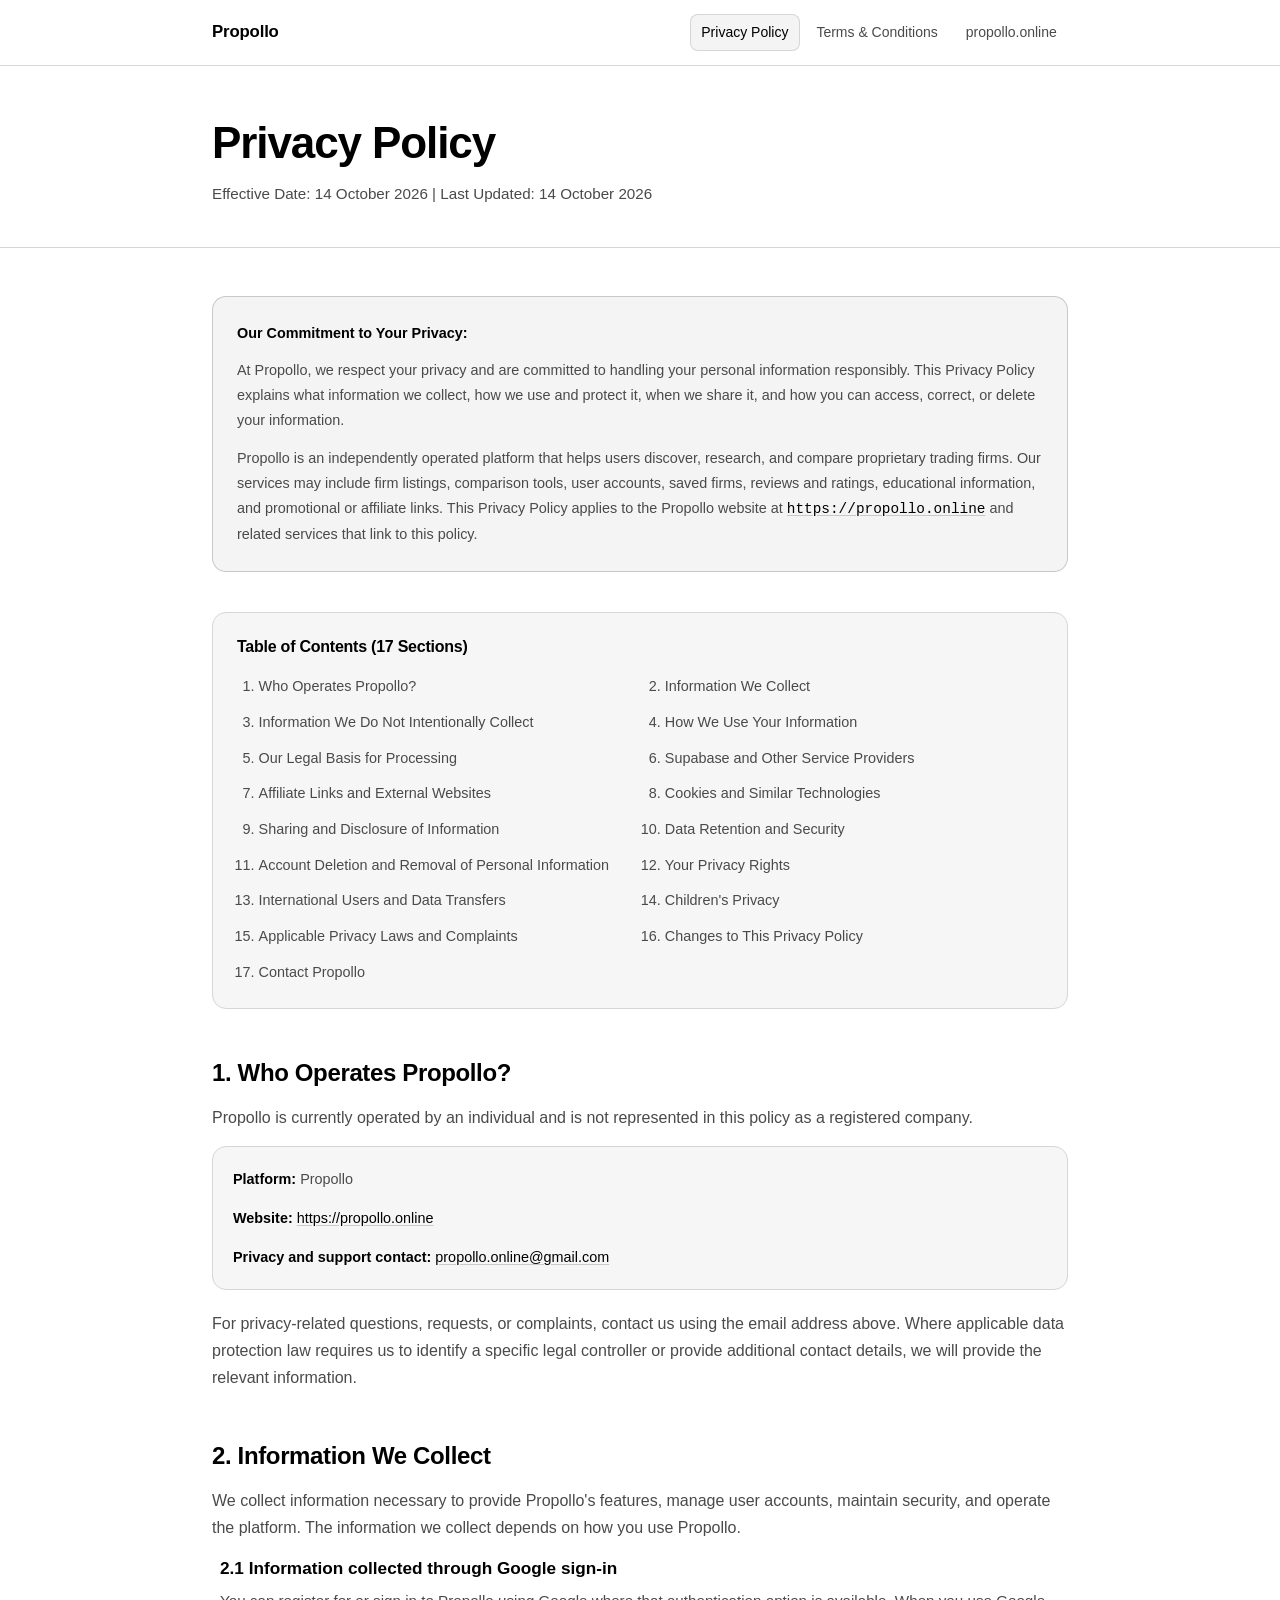
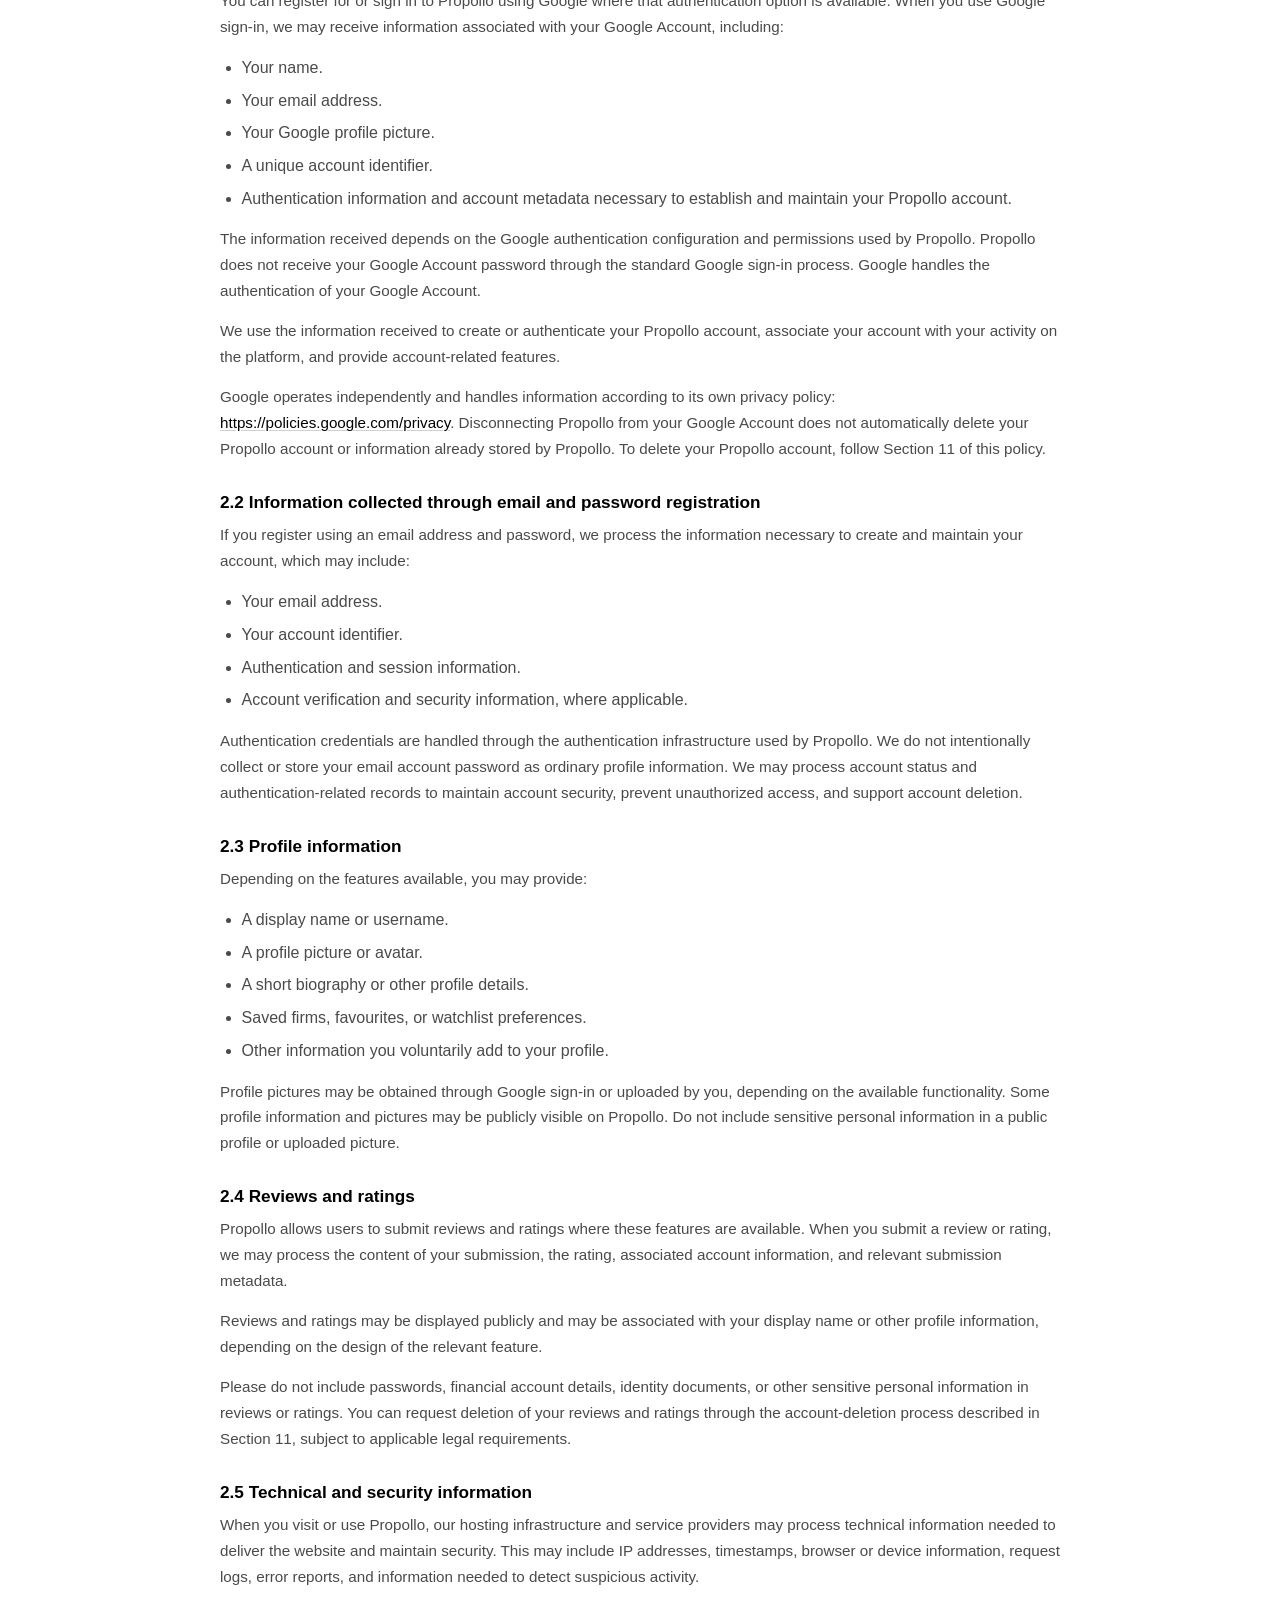
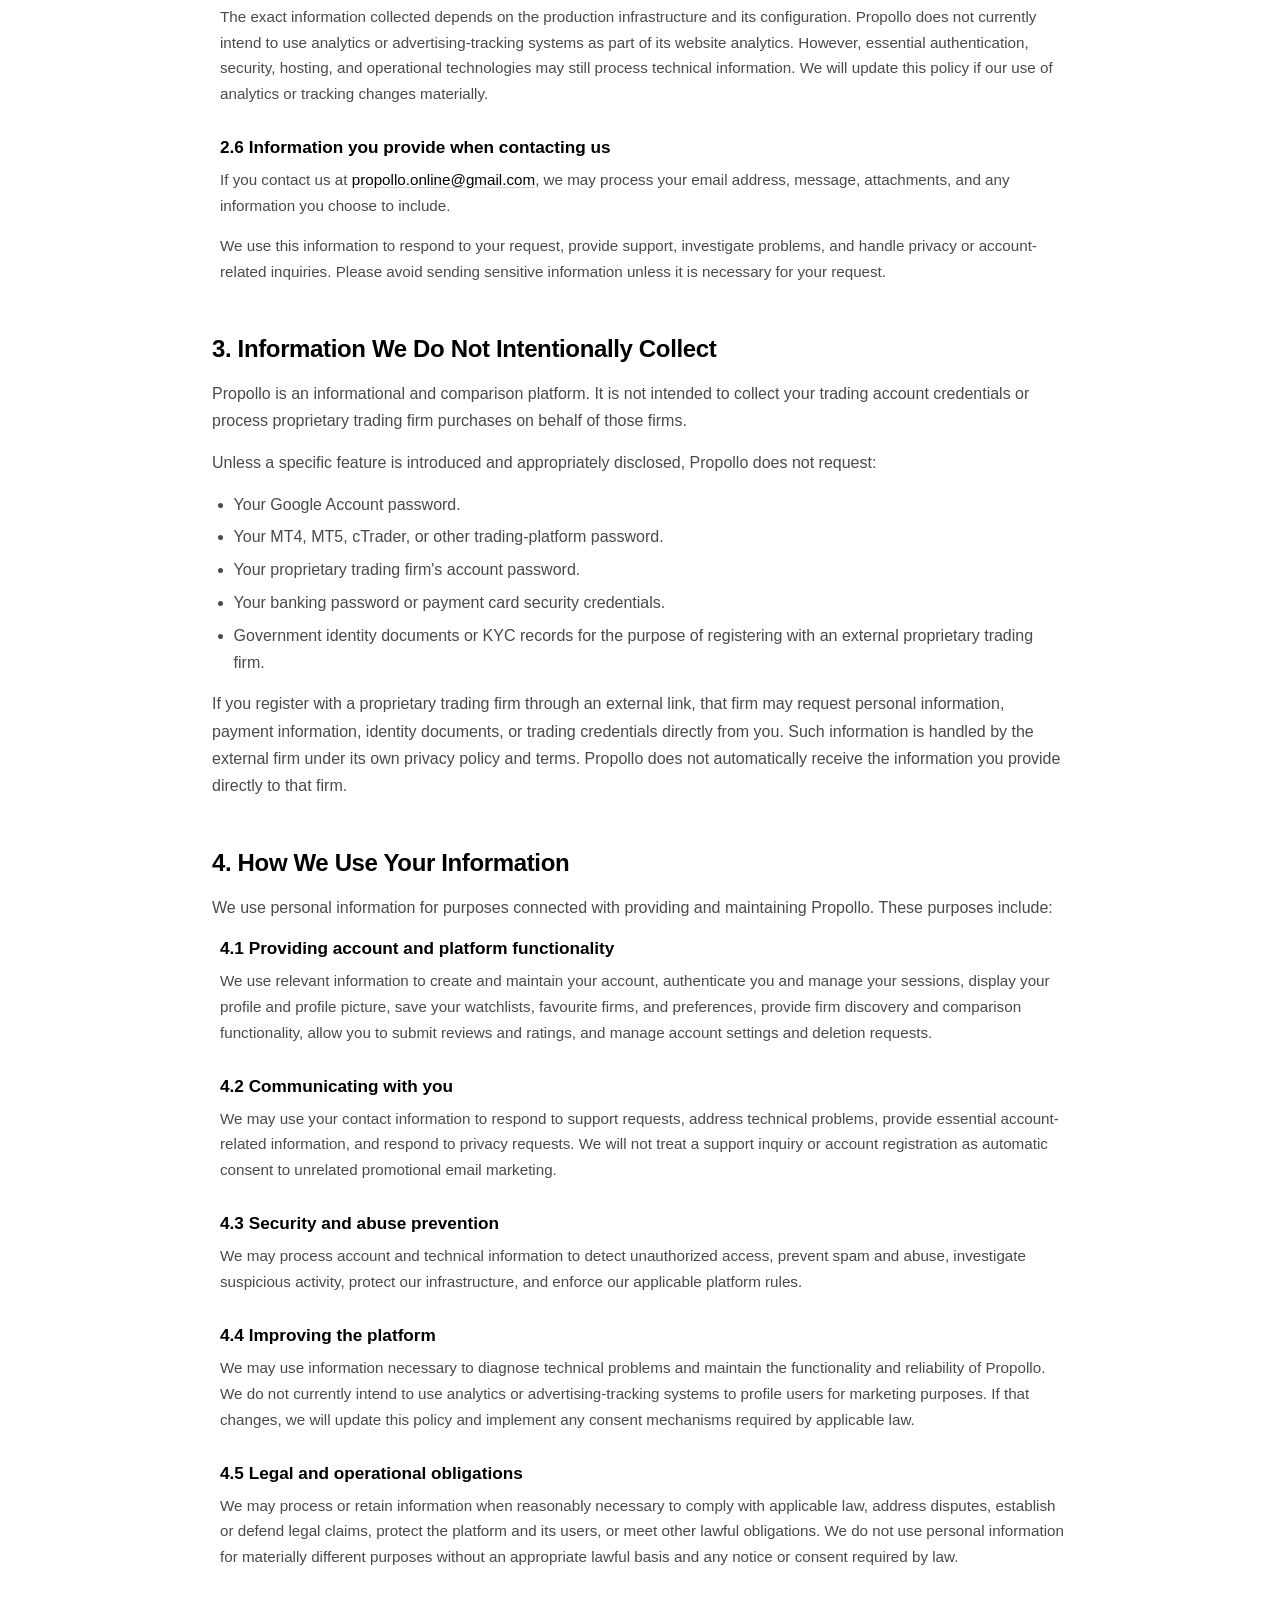
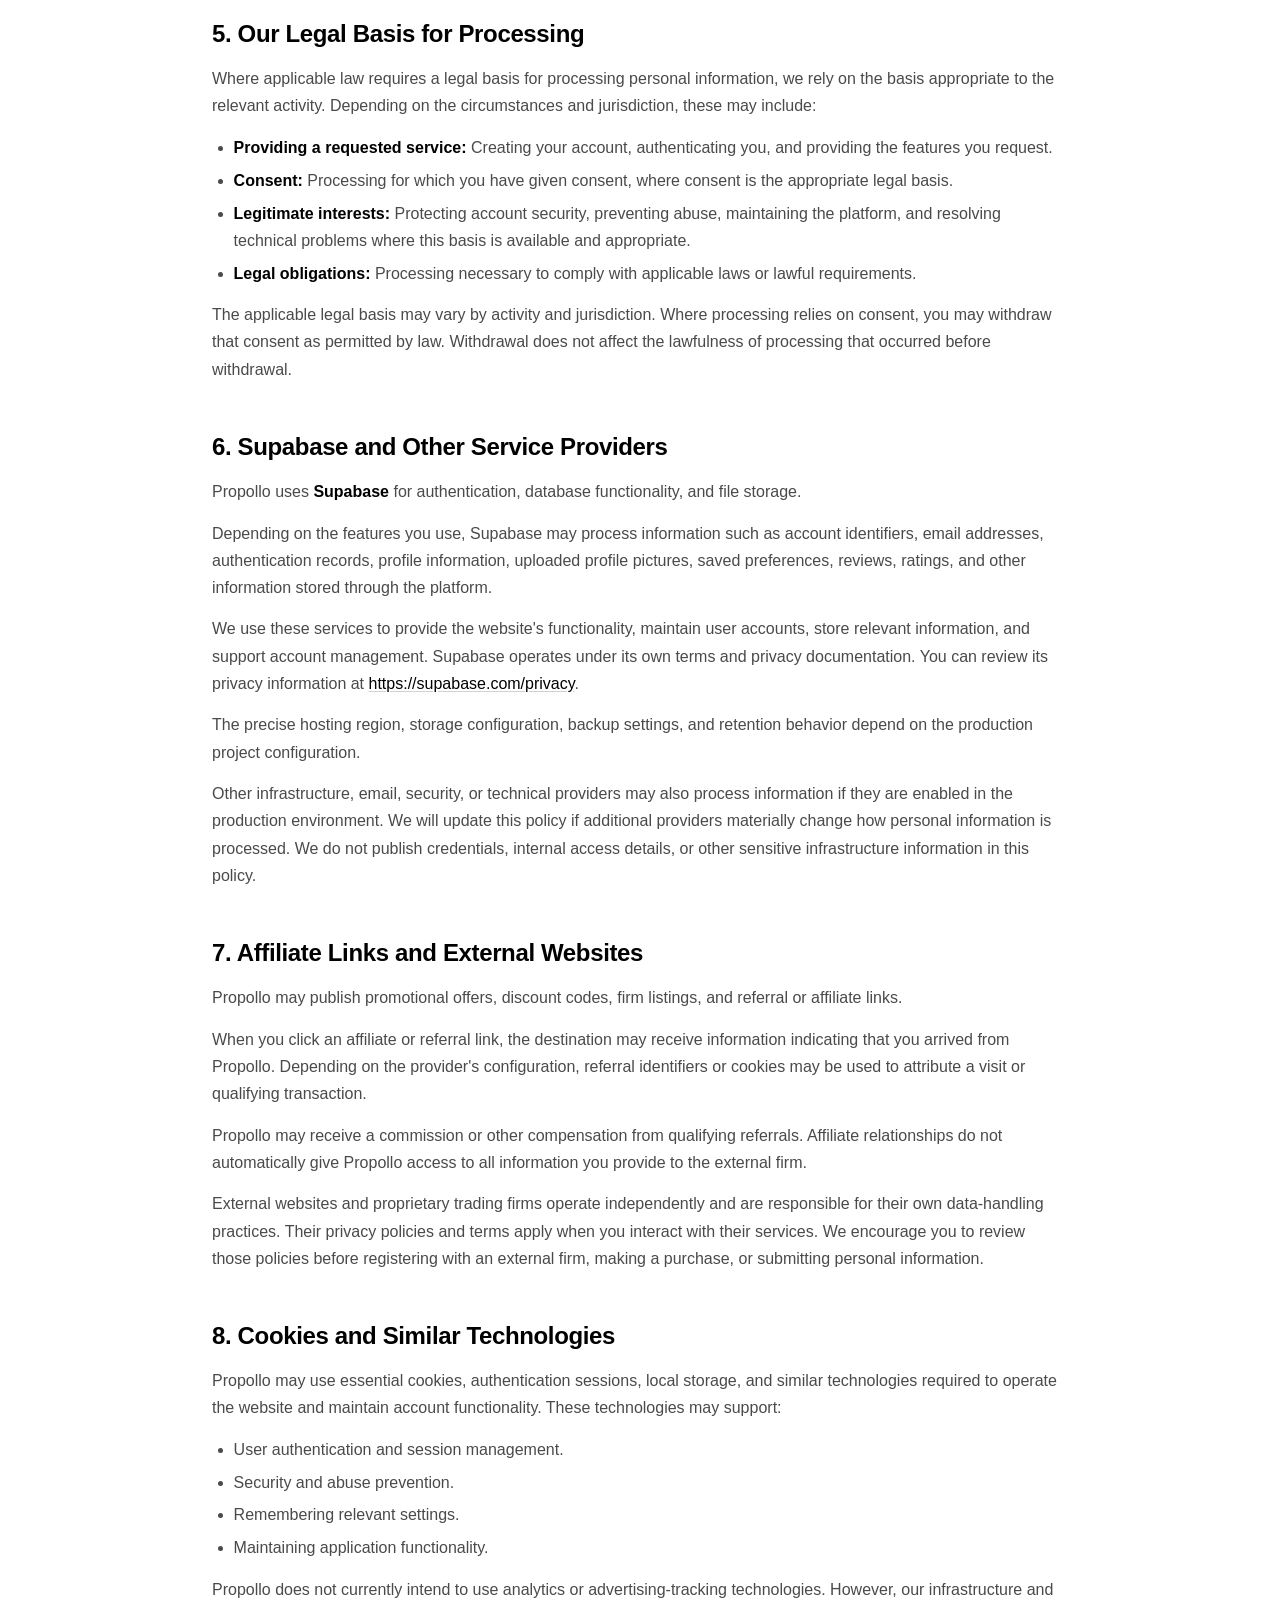
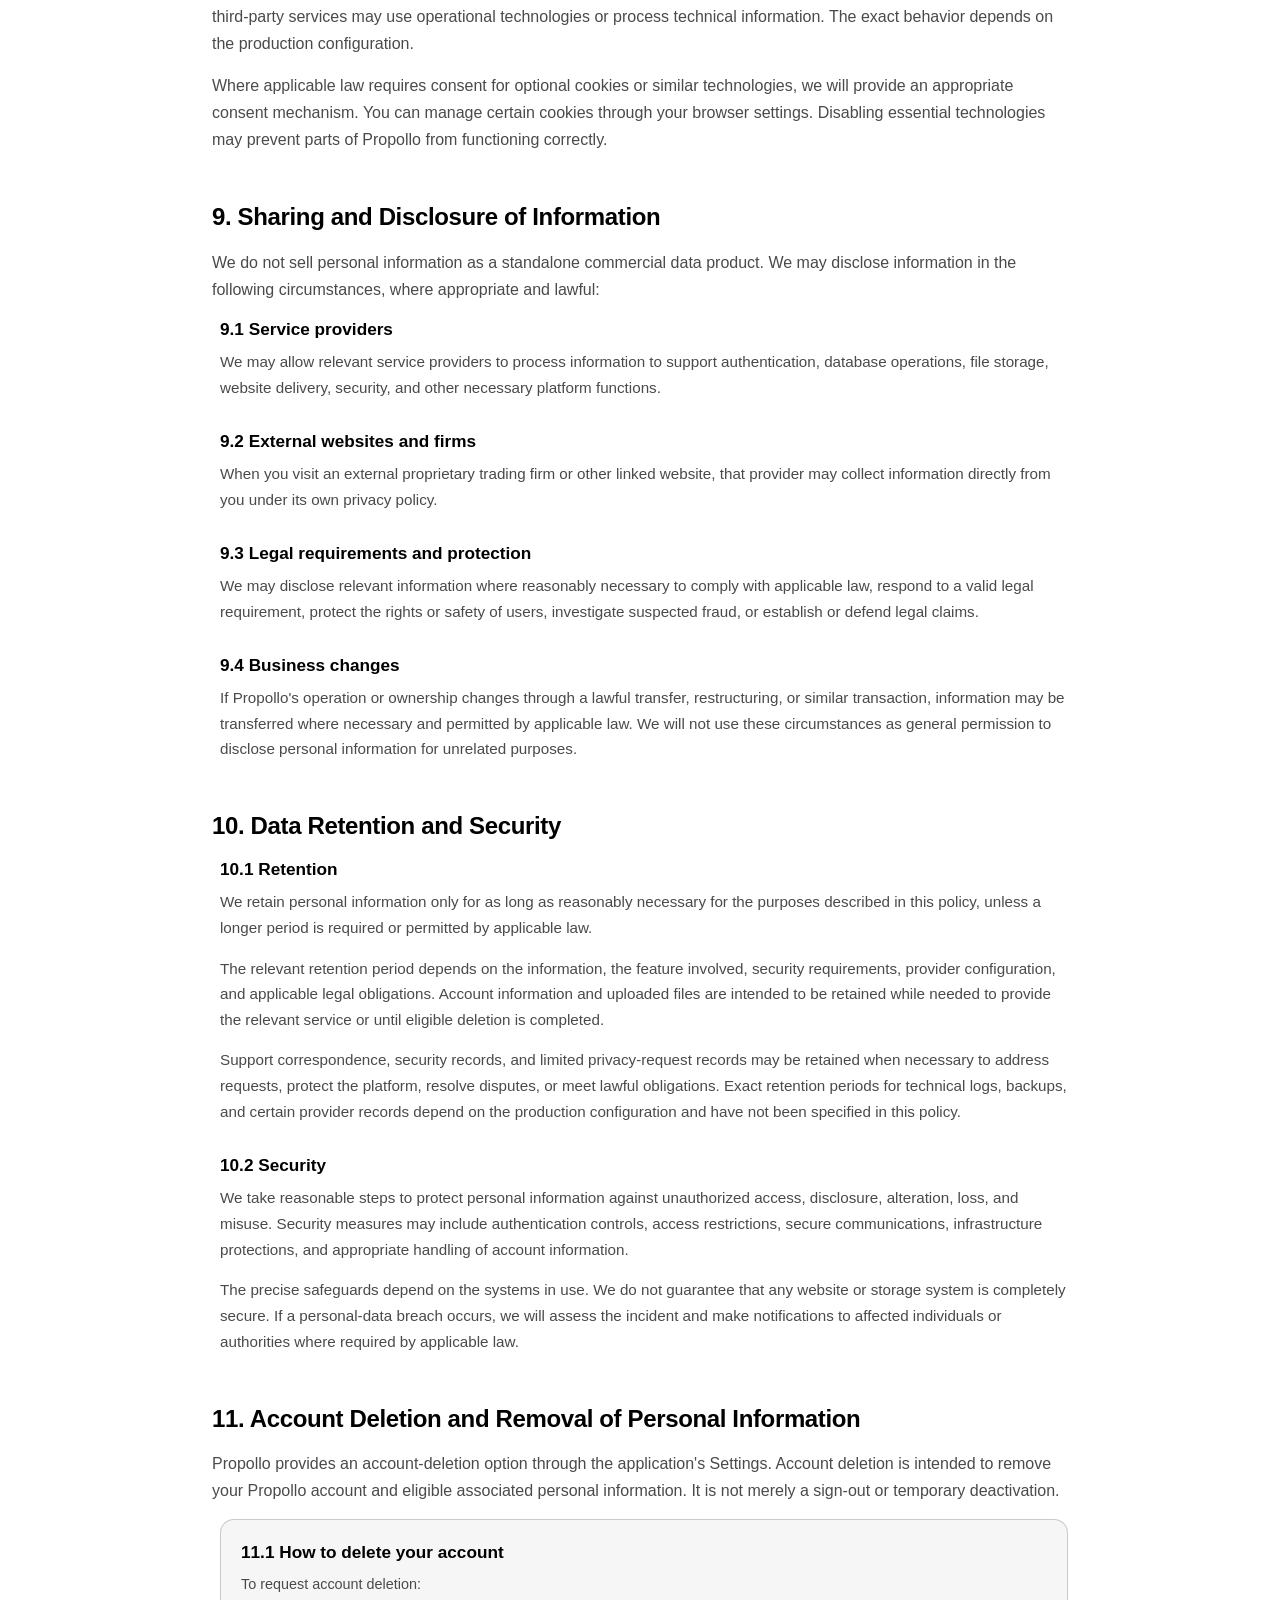
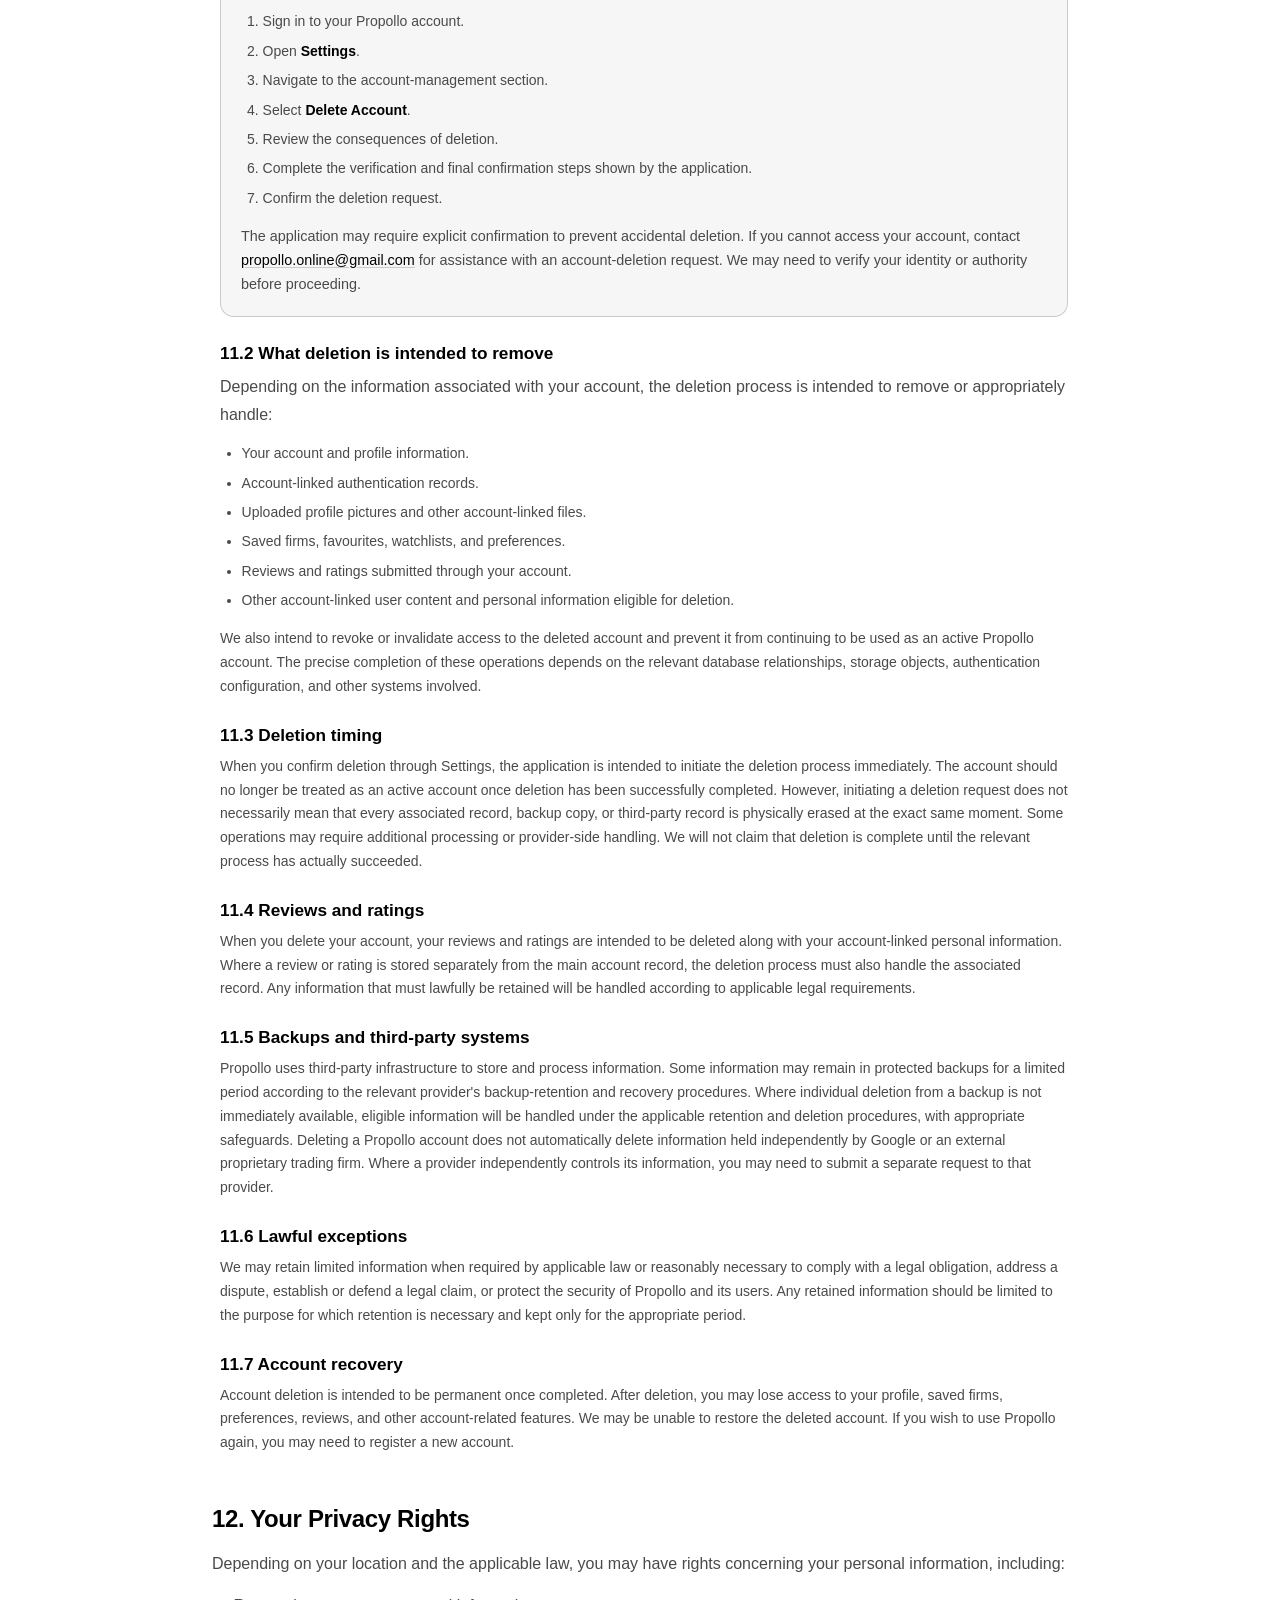
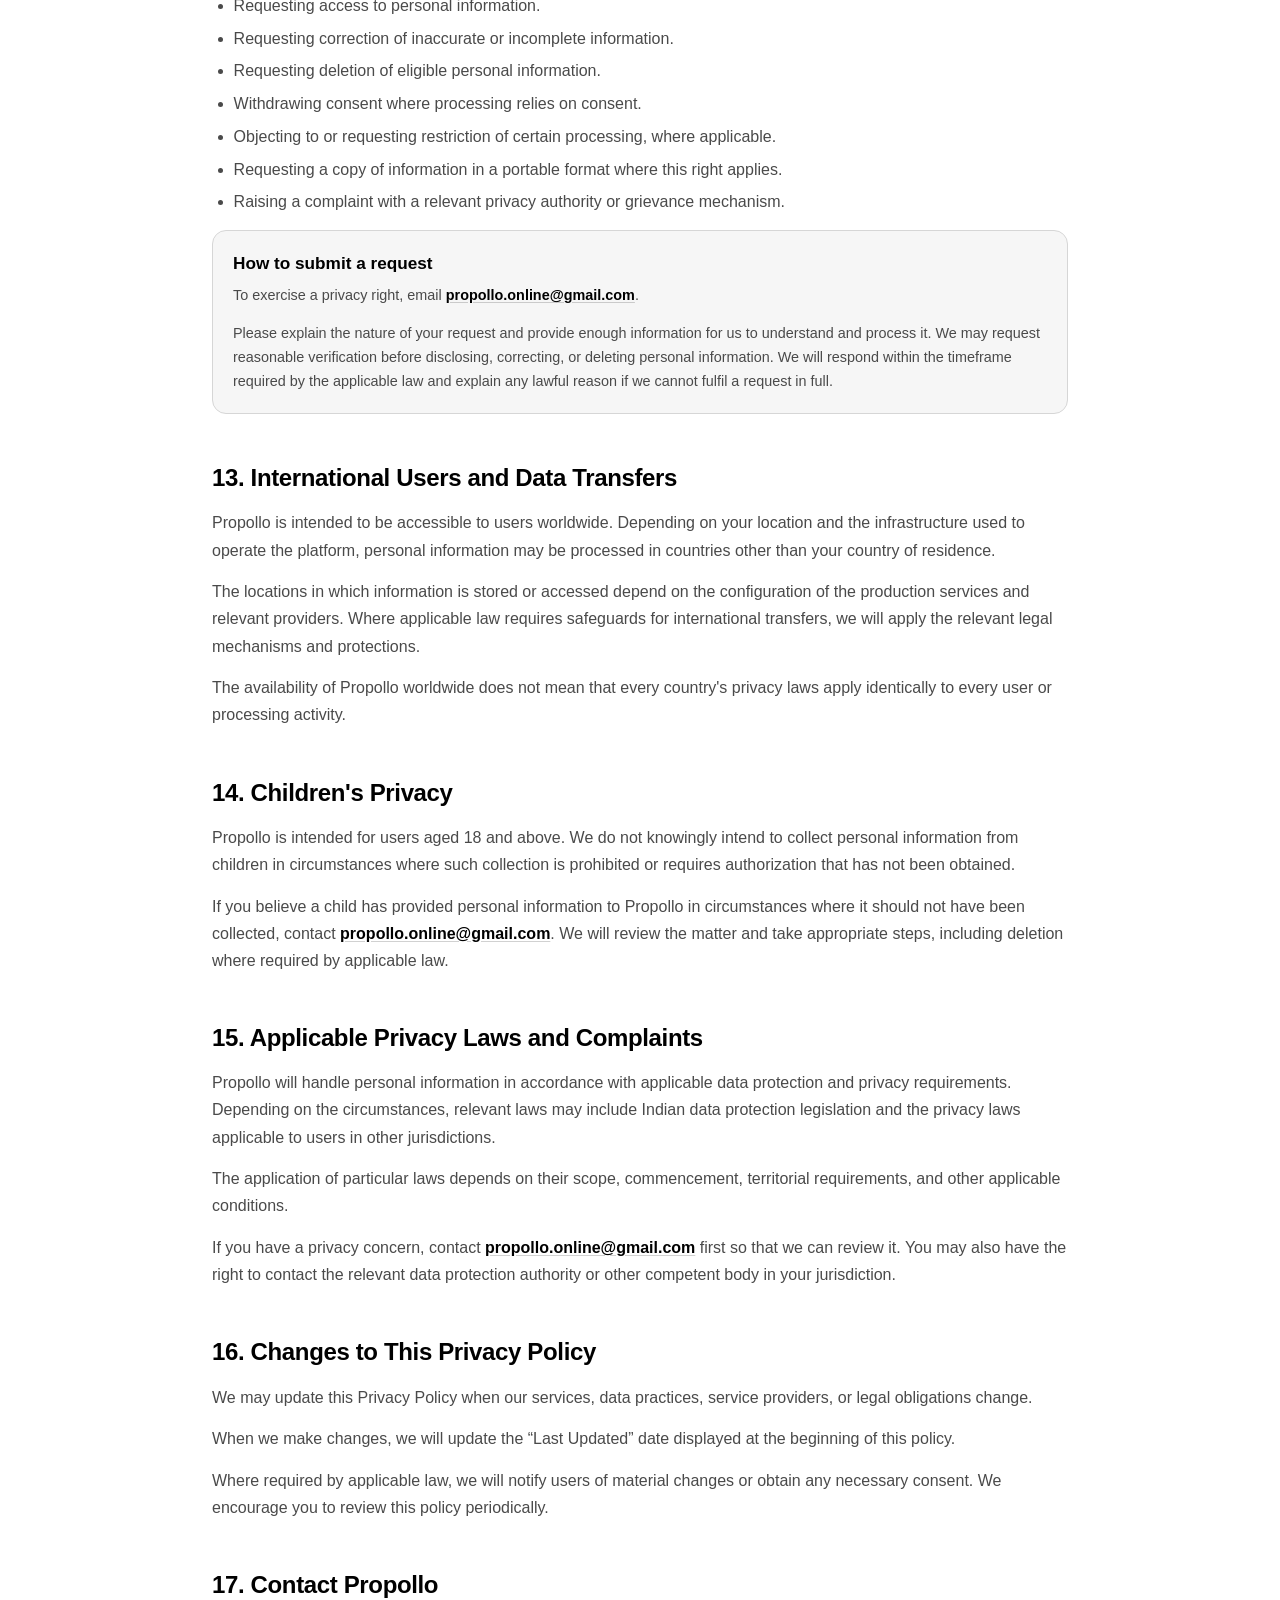
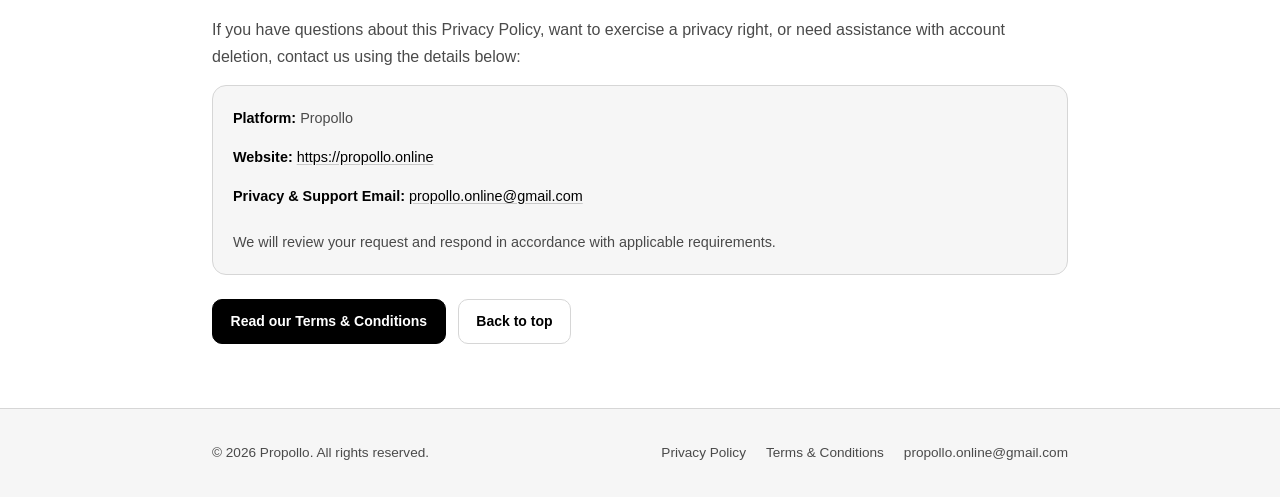
<file: index.html>
<!DOCTYPE html>
<html lang="en">

<head>
    <meta charset="utf-8" />
    <meta name="viewport" content="width=device-width, initial-scale=1" />
    <title>Privacy Policy | Propollo</title>
    <meta name="description"
        content="Official Privacy Policy for Propollo. Learn what information we collect, how we use and protect it, when we share it, and how you can access, correct, or delete your information." />
    <meta name="theme-color" content="#ffffff" media="(prefers-color-scheme: light)" />
    <meta name="theme-color" content="#000000" media="(prefers-color-scheme: dark)" />
    <link rel="canonical" href="https://sagar4575.github.io/Propollo-privecy-policy/" />
    <link rel="stylesheet" href="styles.css" />

    <meta property="og:type" content="website" />
    <meta property="og:title" content="Privacy Policy | Propollo" />
    <meta property="og:description"
        content="Official Privacy Policy for Propollo. Learn what information we collect, how we use and protect it, when we share it, and how you can access, correct, or delete your information." />
    <meta property="og:url" content="https://sagar4575.github.io/Propollo-privecy-policy/" />

    <script type="application/ld+json">
    {
        "@context": "https://schema.org",
        "@type": "WebPage",
        "name": "Privacy Policy | Propollo",
        "description": "Official Privacy Policy for Propollo. Learn how we collect, handle, and safeguard your personal information, authentication data, and account privacy.",
        "url": "https://sagar4575.github.io/Propollo-privecy-policy/"
    }
    </script>
</head>

<body>
    <header class="site-header">
        <div class="site-header__inner">
            <a class="brand" href="index.html">Propollo</a>
            <nav class="site-nav" aria-label="Legal documents">
                <a href="index.html" aria-current="page">Privacy Policy</a>
                <a href="terms.html">Terms &amp; Conditions</a>
                <a href="https://propollo.online" target="_blank" rel="noopener noreferrer">propollo.online</a>
            </nav>
        </div>
    </header>

    <div class="hero">
        <div class="hero__inner">
            <h1>Privacy Policy</h1>
            <p>Effective Date: 14 October 2026 | Last Updated: 14 October 2026</p>
        </div>
    </div>

    <main>
        <!-- Notice Banner -->
        <div class="notice">
            <p class="notice__title">Our Commitment to Your Privacy:</p>
            <p>
                At Propollo, we respect your privacy and are committed to handling your personal information
                responsibly. This Privacy Policy explains what information we collect, how we use and protect it, when
                we share it, and how you can access, correct, or delete your information.
            </p>
            <p>
                Propollo is an independently operated platform that helps users discover, research, and compare
                proprietary trading firms. Our services may include firm listings, comparison tools, user accounts,
                saved firms, reviews and ratings, educational information, and promotional or affiliate links. This
                Privacy Policy applies to the Propollo website at <a href="https://propollo.online" target="_blank"
                    rel="noopener noreferrer" style="font-family: var(--font-mono);">https://propollo.online</a> and
                related services that link to this policy.
            </p>
        </div>

        <!-- Table of Contents Quick Nav -->
        <nav class="toc" aria-label="Table of contents">
            <h2>Table of Contents (17 Sections)</h2>
            <ol>
                <li><a href="#section-1">Who Operates Propollo?</a></li>
                <li><a href="#section-2">Information We Collect</a></li>
                <li><a href="#section-3">Information We Do Not Intentionally Collect</a></li>
                <li><a href="#section-4">How We Use Your Information</a></li>
                <li><a href="#section-5">Our Legal Basis for Processing</a></li>
                <li><a href="#section-6">Supabase and Other Service Providers</a></li>
                <li><a href="#section-7">Affiliate Links and External Websites</a></li>
                <li><a href="#section-8">Cookies and Similar Technologies</a></li>
                <li><a href="#section-9">Sharing and Disclosure of Information</a></li>
                <li><a href="#section-10">Data Retention and Security</a></li>
                <li><a href="#section-11">Account Deletion and Removal of Personal Information</a></li>
                <li><a href="#section-12">Your Privacy Rights</a></li>
                <li><a href="#section-13">International Users and Data Transfers</a></li>
                <li><a href="#section-14">Children's Privacy</a></li>
                <li><a href="#section-15">Applicable Privacy Laws and Complaints</a></li>
                <li><a href="#section-16">Changes to This Privacy Policy</a></li>
                <li><a href="#section-17">Contact Propollo</a></li>
            </ol>
        </nav>

        <article>
            <!-- Section 1 -->
            <section id="section-1">
                <h2>1. Who Operates Propollo?</h2>
                <p>
                    Propollo is currently operated by an individual and is not represented in this policy as a
                    registered company.
                </p>
                <div class="card card--stack text-sm">
                    <p><strong>Platform:</strong> Propollo</p>
                    <p><strong>Website:</strong> <a href="https://propollo.online" target="_blank"
                            rel="noopener noreferrer">https://propollo.online</a></p>
                    <p><strong>Privacy and support contact:</strong> <a
                            href="mailto:propollo.online@gmail.com">propollo.online@gmail.com</a></p>
                </div>
                <p style="margin-top: 1.25rem;">
                    For privacy-related questions, requests, or complaints, contact us using the email address above.
                    Where applicable data protection law requires us to identify a specific legal controller or provide
                    additional contact details, we will provide the relevant information.
                </p>
            </section>

            <!-- Section 2 -->
            <section id="section-2">
                <h2>2. Information We Collect</h2>
                <p>
                    We collect information necessary to provide Propollo's features, manage user accounts, maintain
                    security, and operate the platform. The information we collect depends on how you use Propollo.
                </p>

                <div class="subsections" style="padding-left: 0.5rem;">
                    <div>
                        <h3>2.1 Information collected through Google sign-in</h3>
                        <p>
                            You can register for or sign in to Propollo using Google where that authentication option is
                            available. When you use Google sign-in, we may receive information associated with your
                            Google Account, including:
                        </p>
                        <ul>
                            <li>Your name.</li>
                            <li>Your email address.</li>
                            <li>Your Google profile picture.</li>
                            <li>A unique account identifier.</li>
                            <li>Authentication information and account metadata necessary to establish and maintain
                                your Propollo account.</li>
                        </ul>
                        <p>
                            The information received depends on the Google authentication configuration and permissions
                            used by Propollo. Propollo does not receive your Google Account password through the
                            standard Google sign-in process. Google handles the authentication of your Google Account.
                        </p>
                        <p>
                            We use the information received to create or authenticate your Propollo account, associate
                            your account with your activity on the platform, and provide account-related features.
                        </p>
                        <p class="text-sm">
                            Google operates independently and handles information according to its own privacy policy:
                            <a href="https://policies.google.com/privacy" target="_blank"
                                rel="noopener noreferrer">https://policies.google.com/privacy</a>. Disconnecting
                            Propollo from your Google Account does not automatically delete your Propollo account or
                            information already stored by Propollo. To delete your Propollo account, follow Section 11
                            of this policy.
                        </p>
                    </div>

                    <div>
                        <h3>2.2 Information collected through email and password registration</h3>
                        <p>
                            If you register using an email address and password, we process the information necessary to
                            create and maintain your account, which may include:
                        </p>
                        <ul>
                            <li>Your email address.</li>
                            <li>Your account identifier.</li>
                            <li>Authentication and session information.</li>
                            <li>Account verification and security information, where applicable.</li>
                        </ul>
                        <p>
                            Authentication credentials are handled through the authentication infrastructure used by
                            Propollo. We do not intentionally collect or store your email account password as ordinary
                            profile information. We may process account status and authentication-related records to
                            maintain account security, prevent unauthorized access, and support account deletion.
                        </p>
                    </div>

                    <div>
                        <h3>2.3 Profile information</h3>
                        <p>
                            Depending on the features available, you may provide:
                        </p>
                        <ul>
                            <li>A display name or username.</li>
                            <li>A profile picture or avatar.</li>
                            <li>A short biography or other profile details.</li>
                            <li>Saved firms, favourites, or watchlist preferences.</li>
                            <li>Other information you voluntarily add to your profile.</li>
                        </ul>
                        <p>
                            Profile pictures may be obtained through Google sign-in or uploaded by you, depending on the
                            available functionality. Some profile information and pictures may be publicly visible on
                            Propollo. Do not include sensitive personal information in a public profile or uploaded
                            picture.
                        </p>
                    </div>

                    <div>
                        <h3>2.4 Reviews and ratings</h3>
                        <p>
                            Propollo allows users to submit reviews and ratings where these features are available. When
                            you submit a review or rating, we may process the content of your submission, the rating,
                            associated account information, and relevant submission metadata.
                        </p>
                        <p>
                            Reviews and ratings may be displayed publicly and may be associated with your display name
                            or other profile information, depending on the design of the relevant feature.
                        </p>
                        <p>
                            Please do not include passwords, financial account details, identity documents, or other
                            sensitive personal information in reviews or ratings. You can request deletion of your
                            reviews and ratings through the account-deletion process described in Section 11, subject to
                            applicable legal requirements.
                        </p>
                    </div>

                    <div>
                        <h3>2.5 Technical and security information</h3>
                        <p>
                            When you visit or use Propollo, our hosting infrastructure and service providers may process
                            technical information needed to deliver the website and maintain security. This may include
                            IP addresses, timestamps, browser or device information, request logs, error reports, and
                            information needed to detect suspicious activity.
                        </p>
                        <p>
                            The exact information collected depends on the production infrastructure and its
                            configuration. Propollo does not currently intend to use analytics or advertising-tracking
                            systems as part of its website analytics. However, essential authentication, security,
                            hosting, and operational technologies may still process technical information. We will
                            update this policy if our use of analytics or tracking changes materially.
                        </p>
                    </div>

                    <div>
                        <h3>2.6 Information you provide when contacting us</h3>
                        <p>
                            If you contact us at <a href="mailto:propollo.online@gmail.com">propollo.online@gmail.com</a>,
                            we may process your email address, message, attachments, and any information you choose to
                            include.
                        </p>
                        <p>
                            We use this information to respond to your request, provide support, investigate problems,
                            and handle privacy or account-related inquiries. Please avoid sending sensitive information
                            unless it is necessary for your request.
                        </p>
                    </div>
                </div>
            </section>

            <!-- Section 3 -->
            <section id="section-3">
                <h2>3. Information We Do Not Intentionally Collect</h2>
                <p>
                    Propollo is an informational and comparison platform. It is not intended to collect your trading
                    account credentials or process proprietary trading firm purchases on behalf of those firms.
                </p>
                <p>
                    Unless a specific feature is introduced and appropriately disclosed, Propollo does not request:
                </p>
                <ul>
                    <li>Your Google Account password.</li>
                    <li>Your MT4, MT5, cTrader, or other trading-platform password.</li>
                    <li>Your proprietary trading firm's account password.</li>
                    <li>Your banking password or payment card security credentials.</li>
                    <li>Government identity documents or KYC records for the purpose of registering with an external
                        proprietary trading firm.</li>
                </ul>
                <p>
                    If you register with a proprietary trading firm through an external link, that firm may request
                    personal information, payment information, identity documents, or trading credentials directly from
                    you. Such information is handled by the external firm under its own privacy policy and terms.
                    Propollo does not automatically receive the information you provide directly to that firm.
                </p>
            </section>

            <!-- Section 4 -->
            <section id="section-4">
                <h2>4. How We Use Your Information</h2>
                <p>
                    We use personal information for purposes connected with providing and maintaining Propollo. These
                    purposes include:
                </p>
                <div class="subsections" style="padding-left: 0.5rem;">
                    <div>
                        <h3>4.1 Providing account and platform functionality</h3>
                        <p>We use relevant information to create and maintain your account, authenticate you and manage
                            your sessions, display your profile and profile picture, save your watchlists, favourite
                            firms, and preferences, provide firm discovery and comparison functionality, allow you to
                            submit reviews and ratings, and manage account settings and deletion requests.</p>
                    </div>
                    <div>
                        <h3>4.2 Communicating with you</h3>
                        <p>We may use your contact information to respond to support requests, address technical
                            problems, provide essential account-related information, and respond to privacy requests. We
                            will not treat a support inquiry or account registration as automatic consent to unrelated
                            promotional email marketing.</p>
                    </div>
                    <div>
                        <h3>4.3 Security and abuse prevention</h3>
                        <p>We may process account and technical information to detect unauthorized access, prevent spam
                            and abuse, investigate suspicious activity, protect our infrastructure, and enforce our
                            applicable platform rules.</p>
                    </div>
                    <div>
                        <h3>4.4 Improving the platform</h3>
                        <p>We may use information necessary to diagnose technical problems and maintain the
                            functionality and reliability of Propollo. We do not currently intend to use analytics or
                            advertising-tracking systems to profile users for marketing purposes. If that changes, we
                            will update this policy and implement any consent mechanisms required by applicable law.
                        </p>
                    </div>
                    <div>
                        <h3>4.5 Legal and operational obligations</h3>
                        <p>We may process or retain information when reasonably necessary to comply with applicable law,
                            address disputes, establish or defend legal claims, protect the platform and its users, or
                            meet other lawful obligations. We do not use personal information for materially different
                            purposes without an appropriate lawful basis and any notice or consent required by law.</p>
                    </div>
                </div>
            </section>

            <!-- Section 5 -->
            <section id="section-5">
                <h2>5. Our Legal Basis for Processing</h2>
                <p>
                    Where applicable law requires a legal basis for processing personal information, we rely on the
                    basis appropriate to the relevant activity. Depending on the circumstances and jurisdiction, these
                    may include:
                </p>
                <ul>
                    <li><strong>Providing a requested service:</strong> Creating your account, authenticating you, and
                        providing the features you request.</li>
                    <li><strong>Consent:</strong> Processing for which you have given consent, where consent is the
                        appropriate legal basis.</li>
                    <li><strong>Legitimate interests:</strong> Protecting account security, preventing abuse,
                        maintaining the platform, and resolving technical problems where this basis is available and
                        appropriate.</li>
                    <li><strong>Legal obligations:</strong> Processing necessary to comply with applicable laws or
                        lawful requirements.</li>
                </ul>
                <p>
                    The applicable legal basis may vary by activity and jurisdiction. Where processing relies on
                    consent, you may withdraw that consent as permitted by law. Withdrawal does not affect the
                    lawfulness of processing that occurred before withdrawal.
                </p>
            </section>

            <!-- Section 6 -->
            <section id="section-6">
                <h2>6. Supabase and Other Service Providers</h2>
                <p>
                    Propollo uses <strong>Supabase</strong> for authentication, database functionality, and file
                    storage.
                </p>
                <p>
                    Depending on the features you use, Supabase may process information such as account identifiers,
                    email addresses, authentication records, profile information, uploaded profile pictures, saved
                    preferences, reviews, ratings, and other information stored through the platform.
                </p>
                <p>
                    We use these services to provide the website's functionality, maintain user accounts, store
                    relevant information, and support account management. Supabase operates under its own terms and
                    privacy documentation. You can review its privacy information at <a href="https://supabase.com/privacy"
                        target="_blank" rel="noopener noreferrer">https://supabase.com/privacy</a>.
                </p>
                <p>
                    The precise hosting region, storage configuration, backup settings, and retention behavior depend on
                    the production project configuration.
                </p>
                <p>
                    Other infrastructure, email, security, or technical providers may also process information if they
                    are enabled in the production environment. We will update this policy if additional providers
                    materially change how personal information is processed. We do not publish credentials, internal
                    access details, or other sensitive infrastructure information in this policy.
                </p>
            </section>

            <!-- Section 7 -->
            <section id="section-7">
                <h2>7. Affiliate Links and External Websites</h2>
                <p>
                    Propollo may publish promotional offers, discount codes, firm listings, and referral or affiliate
                    links.
                </p>
                <p>
                    When you click an affiliate or referral link, the destination may receive information indicating
                    that you arrived from Propollo. Depending on the provider's configuration, referral identifiers or
                    cookies may be used to attribute a visit or qualifying transaction.
                </p>
                <p>
                    Propollo may receive a commission or other compensation from qualifying referrals. Affiliate
                    relationships do not automatically give Propollo access to all information you provide to the
                    external firm.
                </p>
                <p>
                    External websites and proprietary trading firms operate independently and are responsible for their
                    own data-handling practices. Their privacy policies and terms apply when you interact with their
                    services. We encourage you to review those policies before registering with an external firm,
                    making a purchase, or submitting personal information.
                </p>
            </section>

            <!-- Section 8 -->
            <section id="section-8">
                <h2>8. Cookies and Similar Technologies</h2>
                <p>
                    Propollo may use essential cookies, authentication sessions, local storage, and similar technologies
                    required to operate the website and maintain account functionality. These technologies may support:
                </p>
                <ul>
                    <li>User authentication and session management.</li>
                    <li>Security and abuse prevention.</li>
                    <li>Remembering relevant settings.</li>
                    <li>Maintaining application functionality.</li>
                </ul>
                <p>
                    Propollo does not currently intend to use analytics or advertising-tracking technologies. However,
                    our infrastructure and third-party services may use operational technologies or process technical
                    information. The exact behavior depends on the production configuration.
                </p>
                <p>
                    Where applicable law requires consent for optional cookies or similar technologies, we will provide
                    an appropriate consent mechanism. You can manage certain cookies through your browser settings.
                    Disabling essential technologies may prevent parts of Propollo from functioning correctly.
                </p>
            </section>

            <!-- Section 9 -->
            <section id="section-9">
                <h2>9. Sharing and Disclosure of Information</h2>
                <p>
                    We do not sell personal information as a standalone commercial data product. We may disclose
                    information in the following circumstances, where appropriate and lawful:
                </p>
                <div class="subsections" style="padding-left: 0.5rem;">
                    <div>
                        <h3>9.1 Service providers</h3>
                        <p>We may allow relevant service providers to process information to support authentication,
                            database operations, file storage, website delivery, security, and other necessary platform
                            functions.</p>
                    </div>
                    <div>
                        <h3>9.2 External websites and firms</h3>
                        <p>When you visit an external proprietary trading firm or other linked website, that provider may
                            collect information directly from you under its own privacy policy.</p>
                    </div>
                    <div>
                        <h3>9.3 Legal requirements and protection</h3>
                        <p>We may disclose relevant information where reasonably necessary to comply with applicable law,
                            respond to a valid legal requirement, protect the rights or safety of users, investigate
                            suspected fraud, or establish or defend legal claims.</p>
                    </div>
                    <div>
                        <h3>9.4 Business changes</h3>
                        <p>If Propollo's operation or ownership changes through a lawful transfer, restructuring, or
                            similar transaction, information may be transferred where necessary and permitted by
                            applicable law. We will not use these circumstances as general permission to disclose
                            personal information for unrelated purposes.</p>
                    </div>
                </div>
            </section>

            <!-- Section 10 -->
            <section id="section-10">
                <h2>10. Data Retention and Security</h2>
                <div class="subsections" style="padding-left: 0.5rem;">
                    <div>
                        <h3>10.1 Retention</h3>
                        <p>
                            We retain personal information only for as long as reasonably necessary for the purposes
                            described in this policy, unless a longer period is required or permitted by applicable law.
                        </p>
                        <p>
                            The relevant retention period depends on the information, the feature involved, security
                            requirements, provider configuration, and applicable legal obligations. Account information
                            and uploaded files are intended to be retained while needed to provide the relevant service
                            or until eligible deletion is completed.
                        </p>
                        <p>
                            Support correspondence, security records, and limited privacy-request records may be
                            retained when necessary to address requests, protect the platform, resolve disputes, or meet
                            lawful obligations. Exact retention periods for technical logs, backups, and certain provider
                            records depend on the production configuration and have not been specified in this policy.
                        </p>
                    </div>
                    <div>
                        <h3>10.2 Security</h3>
                        <p>
                            We take reasonable steps to protect personal information against unauthorized access,
                            disclosure, alteration, loss, and misuse. Security measures may include authentication
                            controls, access restrictions, secure communications, infrastructure protections, and
                            appropriate handling of account information.
                        </p>
                        <p>
                            The precise safeguards depend on the systems in use. We do not guarantee that any website or
                            storage system is completely secure. If a personal-data breach occurs, we will assess the
                            incident and make notifications to affected individuals or authorities where required by
                            applicable law.
                        </p>
                    </div>
                </div>
            </section>

            <!-- Section 11 -->
            <section id="section-11">
                <h2>11. Account Deletion and Removal of Personal Information</h2>
                <p>
                    Propollo provides an account-deletion option through the application's Settings. Account deletion is
                    intended to remove your Propollo account and eligible associated personal information. It is not
                    merely a sign-out or temporary deactivation.
                </p>

                <div class="stack" style="padding-left: 0.5rem;">
                    <div class="card card--accent">
                        <h3>11.1 How to delete your account</h3>
                        <p>To request account deletion:</p>
                        <ol class="text-sm">
                            <li>Sign in to your Propollo account.</li>
                            <li>Open <strong>Settings</strong>.</li>
                            <li>Navigate to the account-management section.</li>
                            <li>Select <strong>Delete Account</strong>.</li>
                            <li>Review the consequences of deletion.</li>
                            <li>Complete the verification and final confirmation steps shown by the application.</li>
                            <li>Confirm the deletion request.</li>
                        </ol>
                        <p class="text-xs">
                            The application may require explicit confirmation to prevent accidental deletion. If you
                            cannot access your account, contact <a
                                href="mailto:propollo.online@gmail.com">propollo.online@gmail.com</a> for assistance
                            with an account-deletion request. We may need to verify your identity or authority before
                            proceeding.
                        </p>
                    </div>

                    <div>
                        <h3>11.2 What deletion is intended to remove</h3>
                        <p>Depending on the information associated with your account, the deletion process is intended to
                            remove or appropriately handle:</p>
                        <ul class="text-sm">
                            <li>Your account and profile information.</li>
                            <li>Account-linked authentication records.</li>
                            <li>Uploaded profile pictures and other account-linked files.</li>
                            <li>Saved firms, favourites, watchlists, and preferences.</li>
                            <li>Reviews and ratings submitted through your account.</li>
                            <li>Other account-linked user content and personal information eligible for deletion.</li>
                        </ul>
                        <p class="text-sm">We also intend to revoke or invalidate access to the deleted account and
                            prevent it from continuing to be used as an active Propollo account. The precise completion
                            of these operations depends on the relevant database relationships, storage objects,
                            authentication configuration, and other systems involved.</p>
                    </div>

                    <div>
                        <h3>11.3 Deletion timing</h3>
                        <p class="text-sm">When you confirm deletion through Settings, the application is intended to
                            initiate the deletion process immediately. The account should no longer be treated as an
                            active account once deletion has been successfully completed. However, initiating a deletion
                            request does not necessarily mean that every associated record, backup copy, or third-party
                            record is physically erased at the exact same moment. Some operations may require additional
                            processing or provider-side handling. We will not claim that deletion is complete until the
                            relevant process has actually succeeded.</p>
                    </div>

                    <div>
                        <h3>11.4 Reviews and ratings</h3>
                        <p class="text-sm">When you delete your account, your reviews and ratings are intended to be
                            deleted along with your account-linked personal information. Where a review or rating is
                            stored separately from the main account record, the deletion process must also handle the
                            associated record. Any information that must lawfully be retained will be handled according
                            to applicable legal requirements.</p>
                    </div>

                    <div>
                        <h3>11.5 Backups and third-party systems</h3>
                        <p class="text-sm">Propollo uses third-party infrastructure to store and process information.
                            Some information may remain in protected backups for a limited period according to the
                            relevant provider's backup-retention and recovery procedures. Where individual deletion from
                            a backup is not immediately available, eligible information will be handled under the
                            applicable retention and deletion procedures, with appropriate safeguards. Deleting a
                            Propollo account does not automatically delete information held independently by Google or an
                            external proprietary trading firm. Where a provider independently controls its information,
                            you may need to submit a separate request to that provider.</p>
                    </div>

                    <div>
                        <h3>11.6 Lawful exceptions</h3>
                        <p class="text-sm">We may retain limited information when required by applicable law or reasonably
                            necessary to comply with a legal obligation, address a dispute, establish or defend a legal
                            claim, or protect the security of Propollo and its users. Any retained information should be
                            limited to the purpose for which retention is necessary and kept only for the appropriate
                            period.</p>
                    </div>

                    <div>
                        <h3>11.7 Account recovery</h3>
                        <p class="text-sm">Account deletion is intended to be permanent once completed. After deletion,
                            you may lose access to your profile, saved firms, preferences, reviews, and other
                            account-related features. We may be unable to restore the deleted account. If you wish to use
                            Propollo again, you may need to register a new account.</p>
                    </div>
                </div>
            </section>

            <!-- Section 12 -->
            <section id="section-12">
                <h2>12. Your Privacy Rights</h2>
                <p>
                    Depending on your location and the applicable law, you may have rights concerning your personal
                    information, including:
                </p>
                <ul>
                    <li>Requesting access to personal information.</li>
                    <li>Requesting correction of inaccurate or incomplete information.</li>
                    <li>Requesting deletion of eligible personal information.</li>
                    <li>Withdrawing consent where processing relies on consent.</li>
                    <li>Objecting to or requesting restriction of certain processing, where applicable.</li>
                    <li>Requesting a copy of information in a portable format where this right applies.</li>
                    <li>Raising a complaint with a relevant privacy authority or grievance mechanism.</li>
                </ul>
                <div class="card">
                    <h3>How to submit a request</h3>
                    <p class="text-sm">
                        To exercise a privacy right, email <a
                            href="mailto:propollo.online@gmail.com"><strong>propollo.online@gmail.com</strong></a>.
                    </p>
                    <p class="text-xs">
                        Please explain the nature of your request and provide enough information for us to understand
                        and process it. We may request reasonable verification before disclosing, correcting, or
                        deleting personal information. We will respond within the timeframe required by the applicable
                        law and explain any lawful reason if we cannot fulfil a request in full.
                    </p>
                </div>
            </section>

            <!-- Section 13 -->
            <section id="section-13">
                <h2>13. International Users and Data Transfers</h2>
                <p>
                    Propollo is intended to be accessible to users worldwide. Depending on your location and the
                    infrastructure used to operate the platform, personal information may be processed in countries
                    other than your country of residence.
                </p>
                <p>
                    The locations in which information is stored or accessed depend on the configuration of the
                    production services and relevant providers. Where applicable law requires safeguards for
                    international transfers, we will apply the relevant legal mechanisms and protections.
                </p>
                <p>
                    The availability of Propollo worldwide does not mean that every country's privacy laws apply
                    identically to every user or processing activity.
                </p>
            </section>

            <!-- Section 14 -->
            <section id="section-14">
                <h2>14. Children's Privacy</h2>
                <p>
                    Propollo is intended for users aged 18 and above. We do not knowingly intend to collect personal
                    information from children in circumstances where such collection is prohibited or requires
                    authorization that has not been obtained.
                </p>
                <p>
                    If you believe a child has provided personal information to Propollo in circumstances where it
                    should not have been collected, contact <a
                        href="mailto:propollo.online@gmail.com"><strong>propollo.online@gmail.com</strong></a>. We will
                    review the matter and take appropriate steps, including deletion where required by applicable law.
                </p>
            </section>

            <!-- Section 15 -->
            <section id="section-15">
                <h2>15. Applicable Privacy Laws and Complaints</h2>
                <p>
                    Propollo will handle personal information in accordance with applicable data protection and privacy
                    requirements. Depending on the circumstances, relevant laws may include Indian data protection
                    legislation and the privacy laws applicable to users in other jurisdictions.
                </p>
                <p>
                    The application of particular laws depends on their scope, commencement, territorial requirements,
                    and other applicable conditions.
                </p>
                <p>
                    If you have a privacy concern, contact <a
                        href="mailto:propollo.online@gmail.com"><strong>propollo.online@gmail.com</strong></a> first so
                    that we can review it. You may also have the right to contact the relevant data protection authority
                    or other competent body in your jurisdiction.
                </p>
            </section>

            <!-- Section 16 -->
            <section id="section-16">
                <h2>16. Changes to This Privacy Policy</h2>
                <p>
                    We may update this Privacy Policy when our services, data practices, service providers, or legal
                    obligations change.
                </p>
                <p>
                    When we make changes, we will update the &ldquo;Last Updated&rdquo; date displayed at the beginning
                    of this policy.
                </p>
                <p>
                    Where required by applicable law, we will notify users of material changes or obtain any necessary
                    consent. We encourage you to review this policy periodically.
                </p>
            </section>

            <!-- Section 17 -->
            <section id="section-17">
                <h2>17. Contact Propollo</h2>
                <p>
                    If you have questions about this Privacy Policy, want to exercise a privacy right, or need
                    assistance with account deletion, contact us using the details below:
                </p>
                <div class="card card--stack text-sm">
                    <p><strong>Platform:</strong> Propollo</p>
                    <p><strong>Website:</strong> <a href="https://propollo.online" target="_blank"
                            rel="noopener noreferrer">https://propollo.online</a></p>
                    <p><strong>Privacy &amp; Support Email:</strong> <a
                            href="mailto:propollo.online@gmail.com">propollo.online@gmail.com</a></p>
                    <p class="text-xs" style="padding-top: 0.5rem;">We will review your request and respond in
                        accordance with applicable requirements.</p>
                </div>

                <div class="cta-row">
                    <a class="btn btn--primary" href="terms.html">Read our Terms &amp; Conditions</a>
                    <a class="btn" href="#top" onclick="window.scrollTo({top:0,behavior:'smooth'});return false;">Back to
                        top</a>
                </div>
            </section>
        </article>
    </main>

    <footer class="site-footer">
        <div class="site-footer__inner">
            <span>&copy; 2026 Propollo. All rights reserved.</span>
            <div class="site-footer__links">
                <a href="index.html">Privacy Policy</a>
                <a href="terms.html">Terms &amp; Conditions</a>
                <a href="mailto:propollo.online@gmail.com">propollo.online@gmail.com</a>
            </div>
        </div>
    </footer>
</body>

</html>
</file>
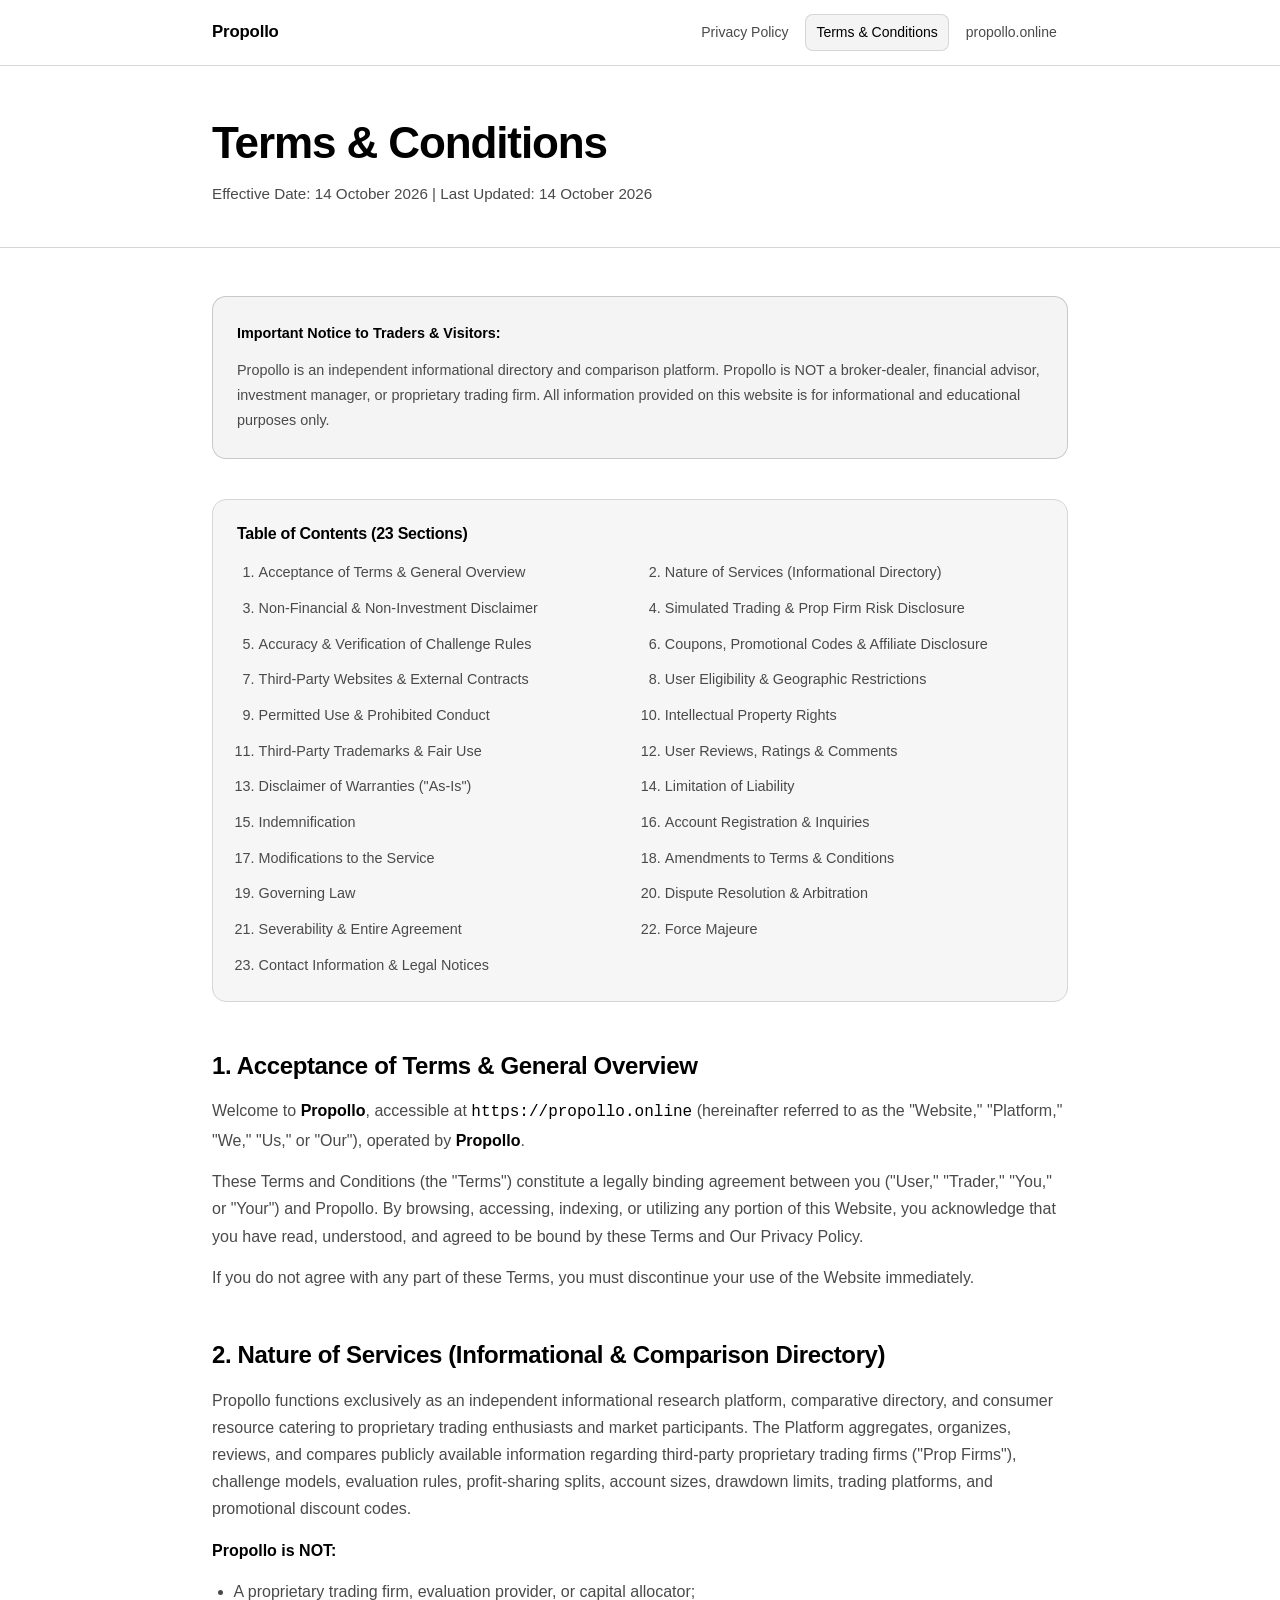
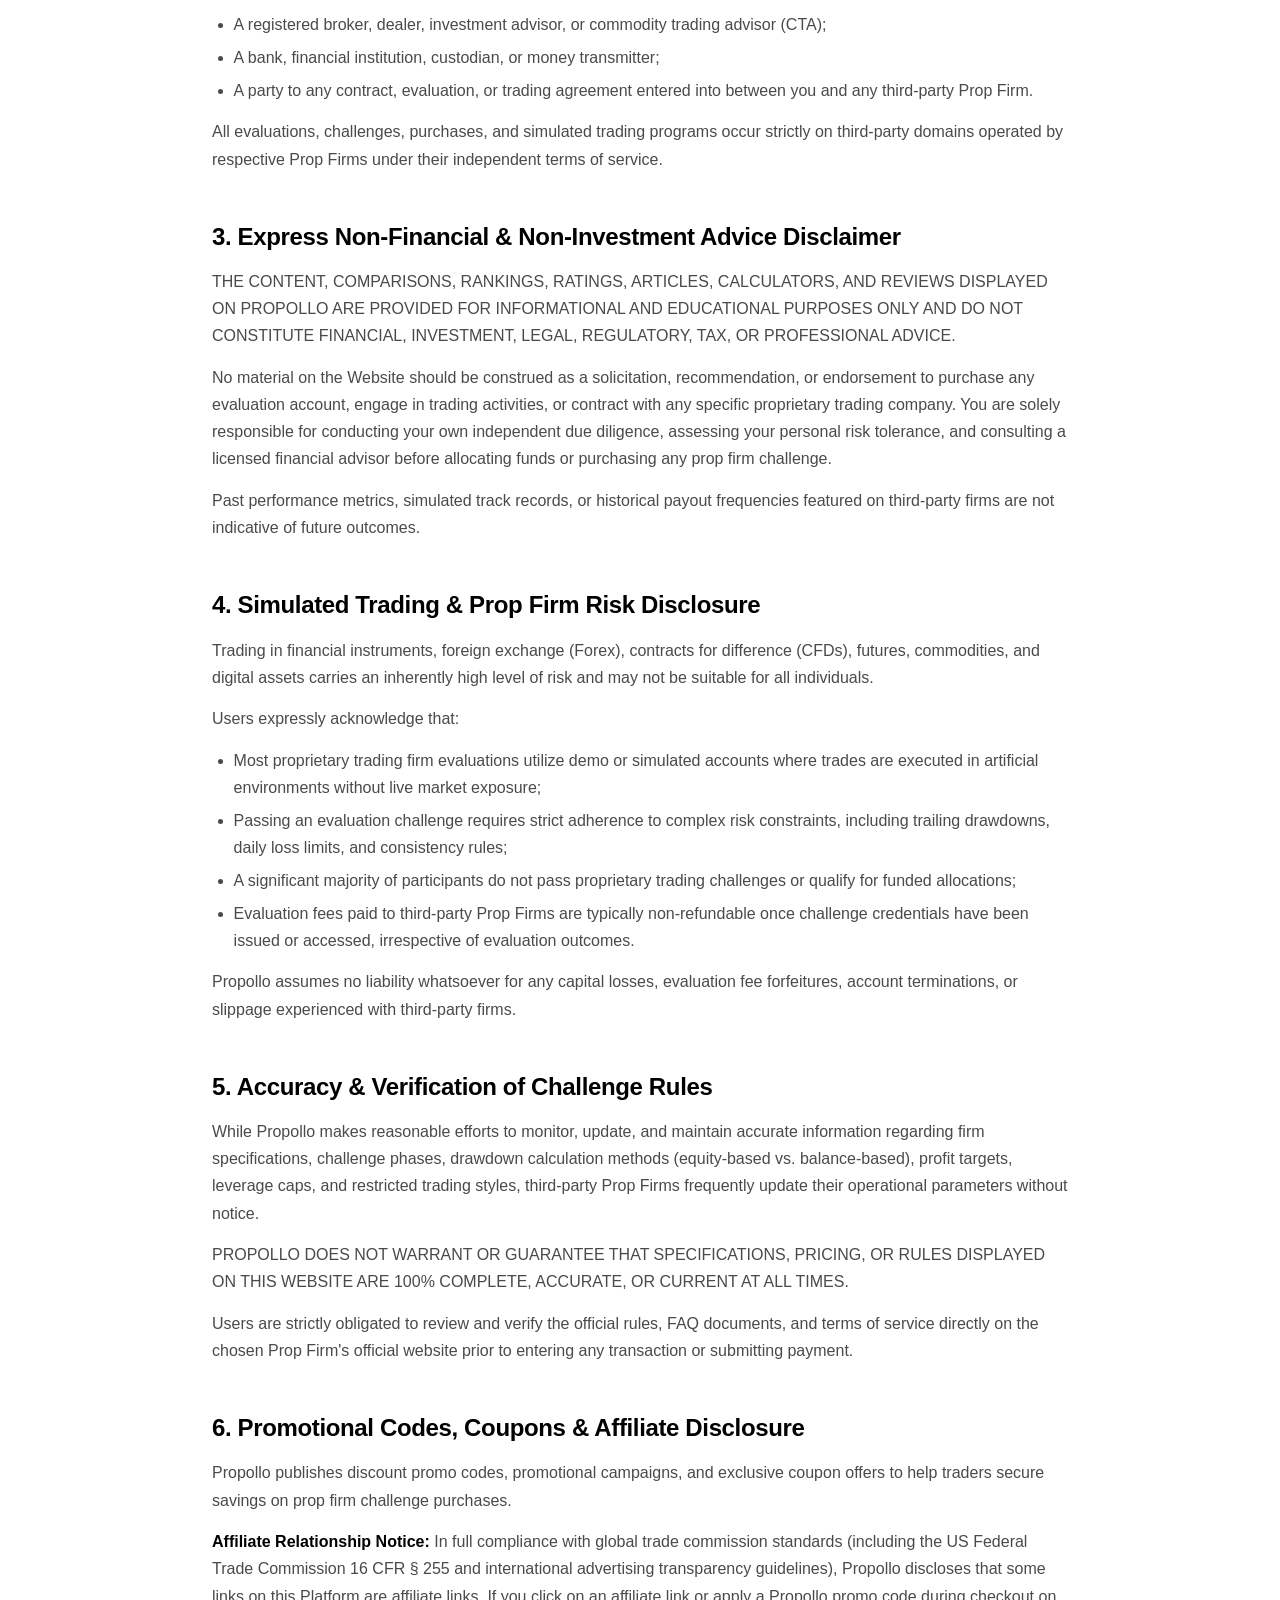
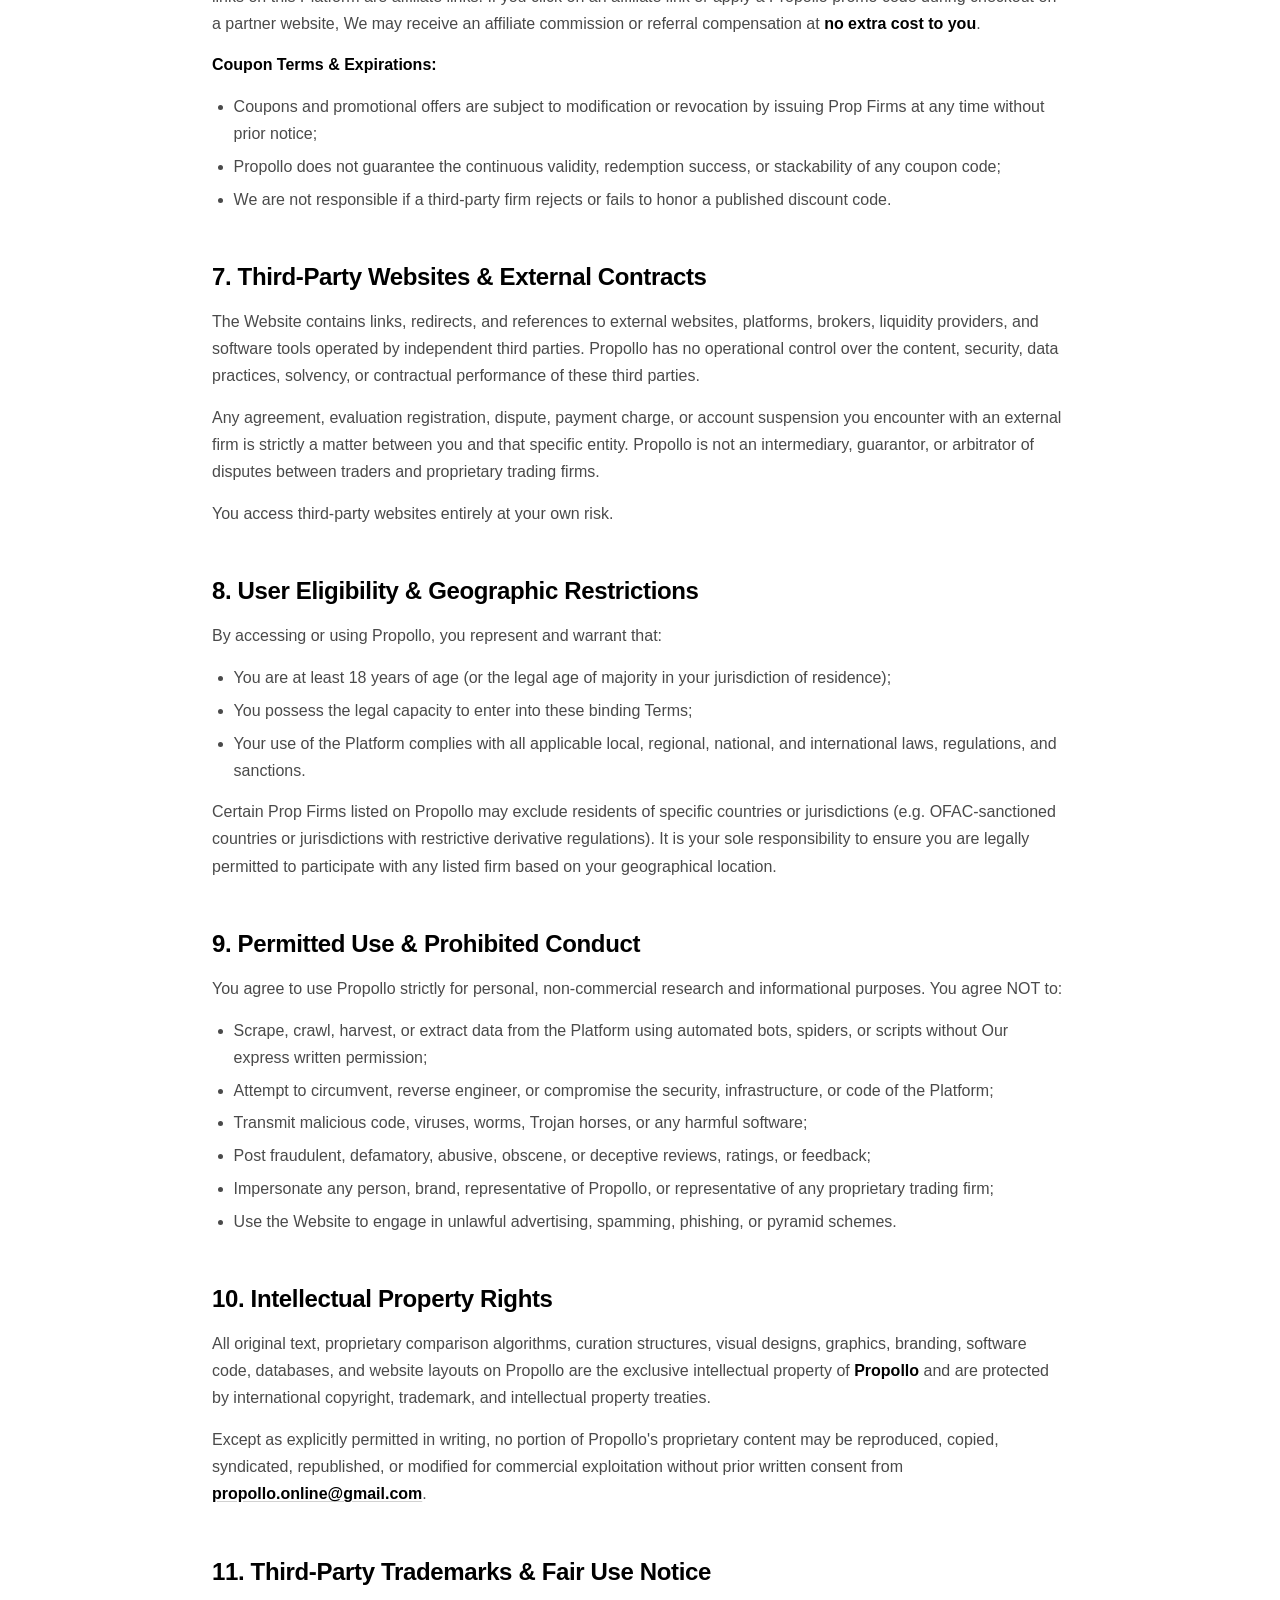
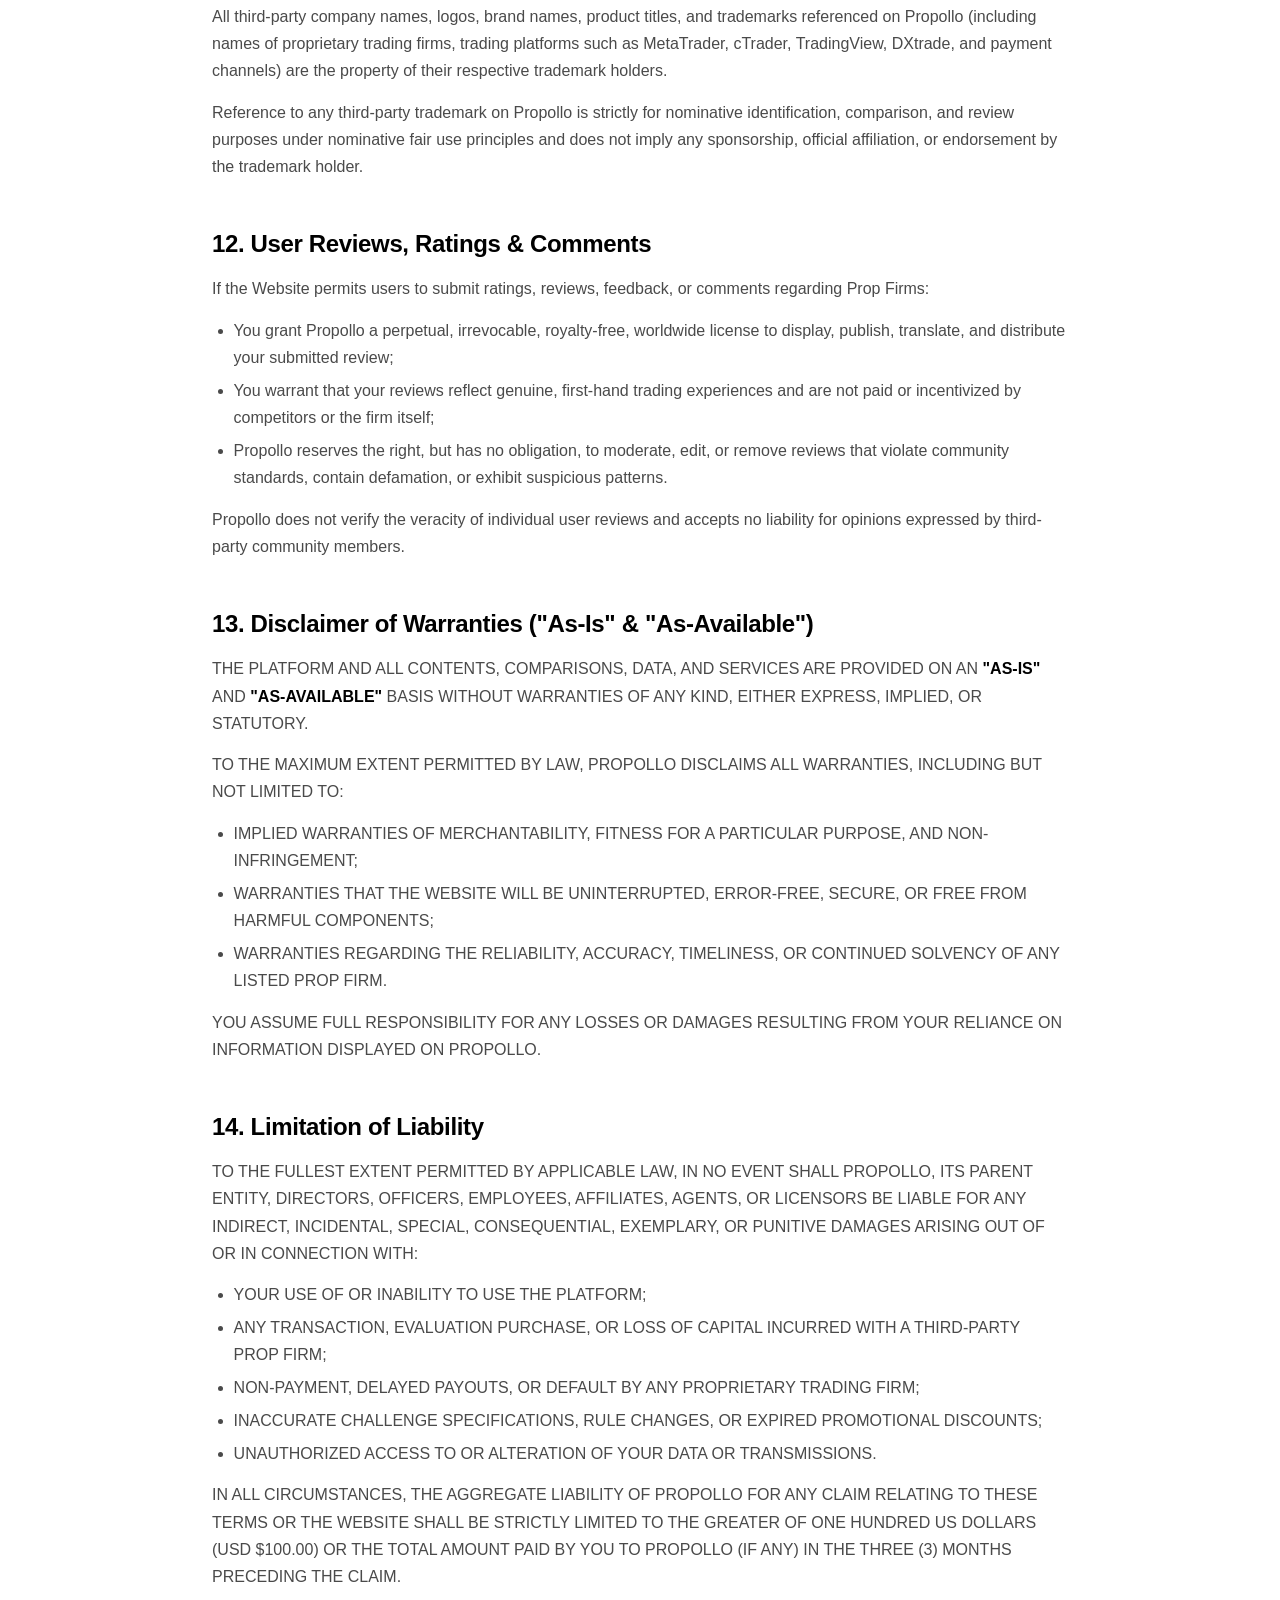
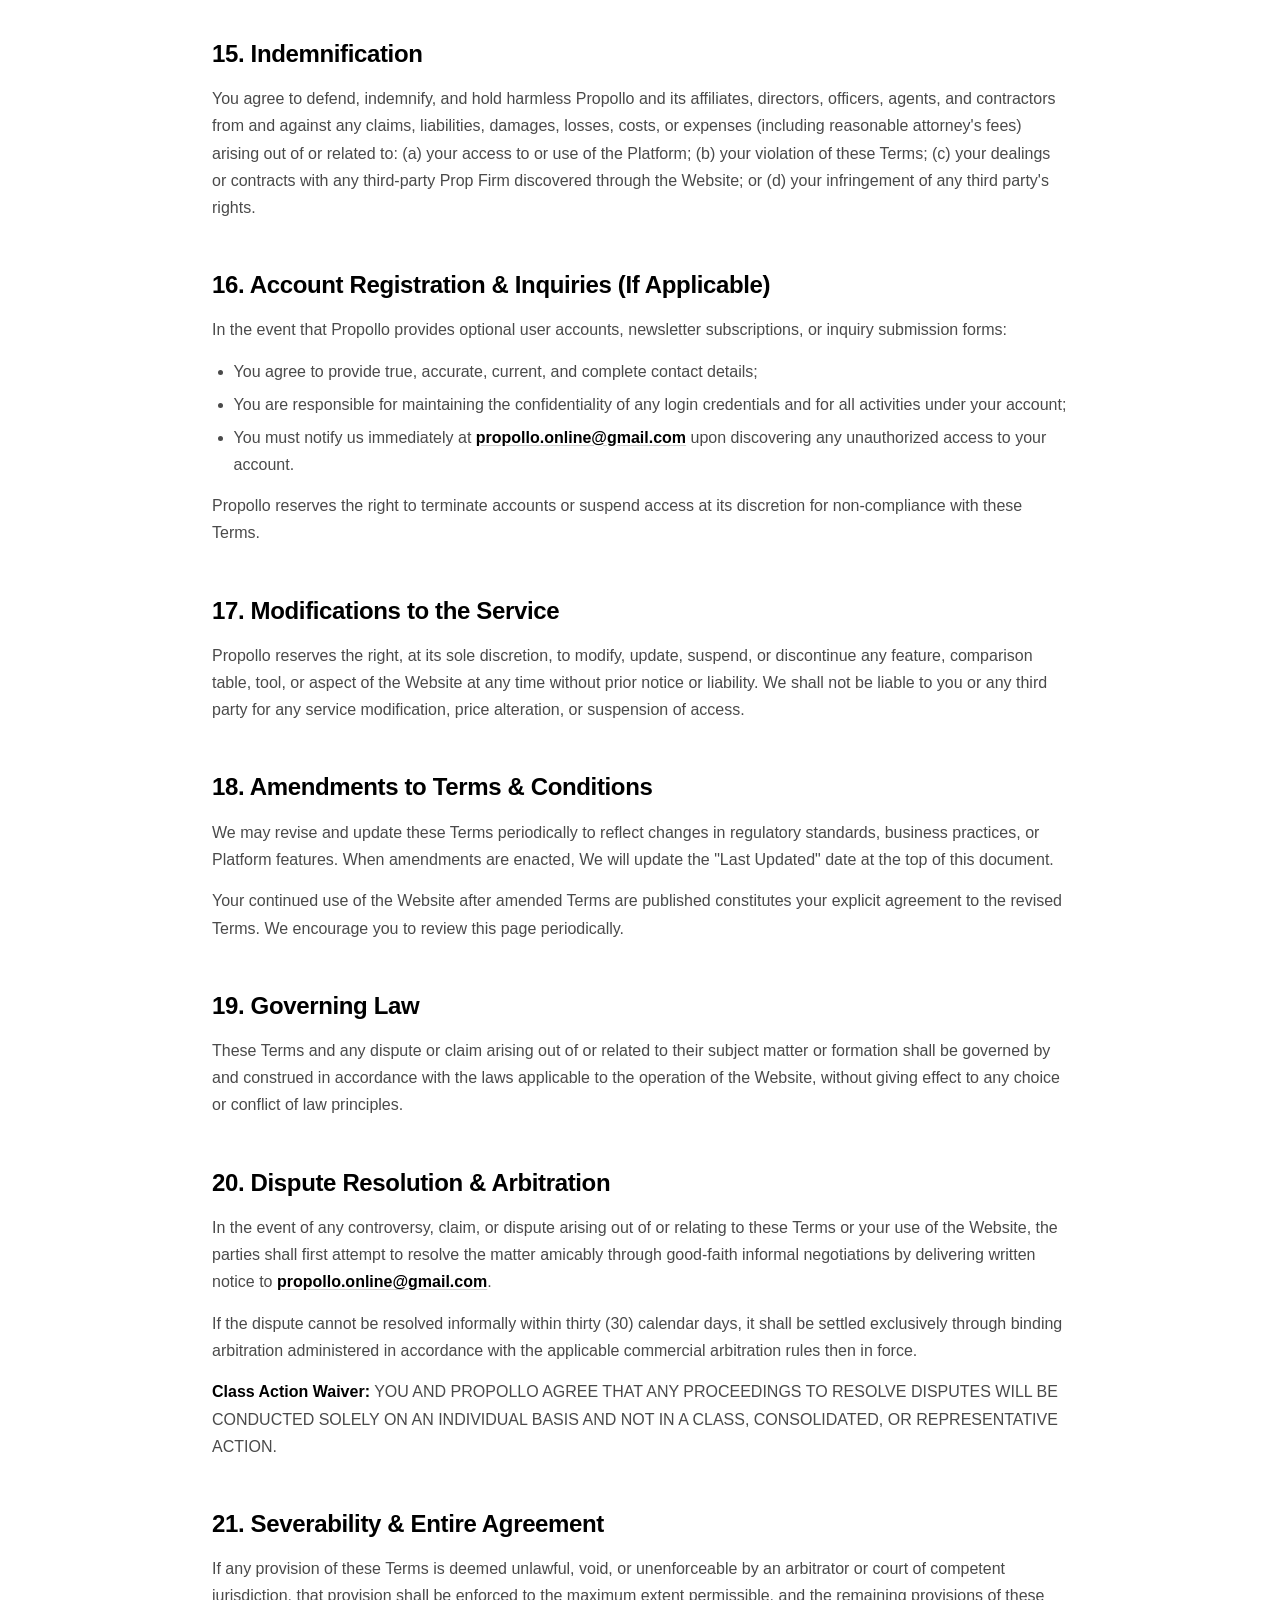
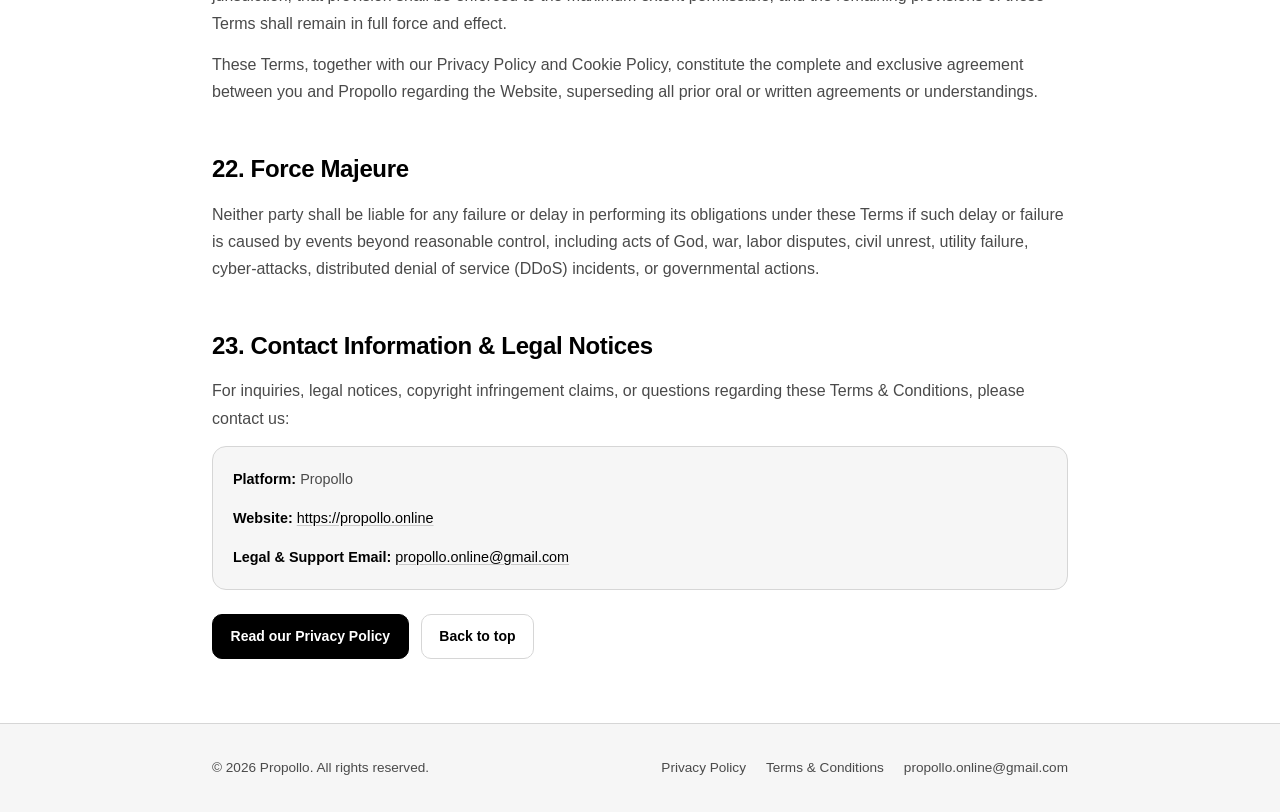
<file: terms.html>
<!DOCTYPE html>
<html lang="en">

<head>
    <meta charset="utf-8" />
    <meta name="viewport" content="width=device-width, initial-scale=1" />
    <title>Terms &amp; Conditions | Propollo</title>
    <meta name="description"
        content="Official Terms and Conditions for Propollo. Please review our independent informational directory terms, coupon usage terms, and financial disclaimers." />
    <meta name="theme-color" content="#ffffff" media="(prefers-color-scheme: light)" />
    <meta name="theme-color" content="#000000" media="(prefers-color-scheme: dark)" />
    <link rel="canonical" href="https://sagar4575.github.io/Propollo-privecy-policy/terms.html" />
    <link rel="stylesheet" href="styles.css" />

    <meta property="og:type" content="website" />
    <meta property="og:title" content="Terms &amp; Conditions | Propollo" />
    <meta property="og:description"
        content="Official Terms and Conditions for Propollo. Please review our independent informational directory terms, coupon usage terms, and financial disclaimers." />
    <meta property="og:url" content="https://sagar4575.github.io/Propollo-privecy-policy/terms.html" />

    <script type="application/ld+json">
    {
        "@context": "https://schema.org",
        "@type": "WebPage",
        "name": "Terms & Conditions | Propollo",
        "description": "Terms and Conditions of Use for Propollo - Discover and Compare Prop Trading Firms.",
        "url": "https://sagar4575.github.io/Propollo-privecy-policy/terms.html"
    }
    </script>
</head>

<body>
    <header class="site-header">
        <div class="site-header__inner">
            <a class="brand" href="index.html">Propollo</a>
            <nav class="site-nav" aria-label="Legal documents">
                <a href="index.html">Privacy Policy</a>
                <a href="terms.html" aria-current="page">Terms &amp; Conditions</a>
                <a href="https://propollo.online" target="_blank" rel="noopener noreferrer">propollo.online</a>
            </nav>
        </div>
    </header>

    <div class="hero">
        <div class="hero__inner">
            <h1>Terms &amp; Conditions</h1>
            <p>Effective Date: 14 October 2026 | Last Updated: 14 October 2026</p>
        </div>
    </div>

    <main>
        <!-- Notice Banner -->
        <div class="notice">
            <p class="notice__title">Important Notice to Traders &amp; Visitors:</p>
            <p>
                Propollo is an independent informational directory and comparison platform. Propollo is NOT a
                broker-dealer, financial advisor, investment manager, or proprietary trading firm. All information
                provided on this website is for informational and educational purposes only.
            </p>
        </div>

        <!-- Table of Contents Quick Nav -->
        <nav class="toc" aria-label="Table of contents">
            <h2>Table of Contents (23 Sections)</h2>
            <ol>
                <li><a href="#section-1">Acceptance of Terms &amp; General Overview</a></li>
                <li><a href="#section-2">Nature of Services (Informational Directory)</a></li>
                <li><a href="#section-3">Non-Financial &amp; Non-Investment Disclaimer</a></li>
                <li><a href="#section-4">Simulated Trading &amp; Prop Firm Risk Disclosure</a></li>
                <li><a href="#section-5">Accuracy &amp; Verification of Challenge Rules</a></li>
                <li><a href="#section-6">Coupons, Promotional Codes &amp; Affiliate Disclosure</a></li>
                <li><a href="#section-7">Third-Party Websites &amp; External Contracts</a></li>
                <li><a href="#section-8">User Eligibility &amp; Geographic Restrictions</a></li>
                <li><a href="#section-9">Permitted Use &amp; Prohibited Conduct</a></li>
                <li><a href="#section-10">Intellectual Property Rights</a></li>
                <li><a href="#section-11">Third-Party Trademarks &amp; Fair Use</a></li>
                <li><a href="#section-12">User Reviews, Ratings &amp; Comments</a></li>
                <li><a href="#section-13">Disclaimer of Warranties ("As-Is")</a></li>
                <li><a href="#section-14">Limitation of Liability</a></li>
                <li><a href="#section-15">Indemnification</a></li>
                <li><a href="#section-16">Account Registration &amp; Inquiries</a></li>
                <li><a href="#section-17">Modifications to the Service</a></li>
                <li><a href="#section-18">Amendments to Terms &amp; Conditions</a></li>
                <li><a href="#section-19">Governing Law</a></li>
                <li><a href="#section-20">Dispute Resolution &amp; Arbitration</a></li>
                <li><a href="#section-21">Severability &amp; Entire Agreement</a></li>
                <li><a href="#section-22">Force Majeure</a></li>
                <li><a href="#section-23">Contact Information &amp; Legal Notices</a></li>
            </ol>
        </nav>

        <article>
            <!-- Section 1 -->
            <section id="section-1">
                <h2>1. Acceptance of Terms &amp; General Overview</h2>
                <p>
                    Welcome to <strong>Propollo</strong>, accessible at <span
                        style="font-family: var(--font-mono); color: var(--foreground);">https://propollo.online</span>
                    (hereinafter referred to as the "Website," "Platform," "We," "Us," or "Our"), operated by
                    <strong>Propollo</strong>.
                </p>
                <p>
                    These Terms and Conditions (the "Terms") constitute a legally binding agreement between you ("User,"
                    "Trader," "You," or "Your") and Propollo. By browsing, accessing, indexing, or utilizing any portion
                    of this Website, you acknowledge that you have read, understood, and agreed to be bound by these
                    Terms and Our Privacy Policy.
                </p>
                <p>
                    If you do not agree with any part of these Terms, you must discontinue your use of the Website
                    immediately.
                </p>
            </section>

            <!-- Section 2 -->
            <section id="section-2">
                <h2>2. Nature of Services (Informational &amp; Comparison Directory)</h2>
                <p>
                    Propollo functions exclusively as an independent informational research platform, comparative
                    directory, and consumer resource catering to proprietary trading enthusiasts and market participants.
                    The Platform aggregates, organizes, reviews, and compares publicly available information regarding
                    third-party proprietary trading firms ("Prop Firms"), challenge models, evaluation rules,
                    profit-sharing splits, account sizes, drawdown limits, trading platforms, and promotional discount
                    codes.
                </p>
                <p>
                    <strong>Propollo is NOT:</strong>
                </p>
                <ul>
                    <li>A proprietary trading firm, evaluation provider, or capital allocator;</li>
                    <li>A registered broker, dealer, investment advisor, or commodity trading advisor (CTA);</li>
                    <li>A bank, financial institution, custodian, or money transmitter;</li>
                    <li>A party to any contract, evaluation, or trading agreement entered into between you and any
                        third-party Prop Firm.</li>
                </ul>
                <p>
                    All evaluations, challenges, purchases, and simulated trading programs occur strictly on third-party
                    domains operated by respective Prop Firms under their independent terms of service.
                </p>
            </section>

            <!-- Section 3 -->
            <section id="section-3">
                <h2>3. Express Non-Financial &amp; Non-Investment Advice Disclaimer</h2>
                <p>
                    THE CONTENT, COMPARISONS, RANKINGS, RATINGS, ARTICLES, CALCULATORS, AND REVIEWS DISPLAYED ON
                    PROPOLLO ARE PROVIDED FOR INFORMATIONAL AND EDUCATIONAL PURPOSES ONLY AND DO NOT CONSTITUTE
                    FINANCIAL, INVESTMENT, LEGAL, REGULATORY, TAX, OR PROFESSIONAL ADVICE.
                </p>
                <p>
                    No material on the Website should be construed as a solicitation, recommendation, or endorsement to
                    purchase any evaluation account, engage in trading activities, or contract with any specific
                    proprietary trading company. You are solely responsible for conducting your own independent due
                    diligence, assessing your personal risk tolerance, and consulting a licensed financial advisor before
                    allocating funds or purchasing any prop firm challenge.
                </p>
                <p>
                    Past performance metrics, simulated track records, or historical payout frequencies featured on
                    third-party firms are not indicative of future outcomes.
                </p>
            </section>

            <!-- Section 4 -->
            <section id="section-4">
                <h2>4. Simulated Trading &amp; Prop Firm Risk Disclosure</h2>
                <p>
                    Trading in financial instruments, foreign exchange (Forex), contracts for difference (CFDs),
                    futures, commodities, and digital assets carries an inherently high level of risk and may not be
                    suitable for all individuals.
                </p>
                <p>
                    Users expressly acknowledge that:
                </p>
                <ul>
                    <li>Most proprietary trading firm evaluations utilize demo or simulated accounts where trades are
                        executed in artificial environments without live market exposure;</li>
                    <li>Passing an evaluation challenge requires strict adherence to complex risk constraints, including
                        trailing drawdowns, daily loss limits, and consistency rules;</li>
                    <li>A significant majority of participants do not pass proprietary trading challenges or qualify for
                        funded allocations;</li>
                    <li>Evaluation fees paid to third-party Prop Firms are typically non-refundable once challenge
                        credentials have been issued or accessed, irrespective of evaluation outcomes.</li>
                </ul>
                <p>
                    Propollo assumes no liability whatsoever for any capital losses, evaluation fee forfeitures, account
                    terminations, or slippage experienced with third-party firms.
                </p>
            </section>

            <!-- Section 5 -->
            <section id="section-5">
                <h2>5. Accuracy &amp; Verification of Challenge Rules</h2>
                <p>
                    While Propollo makes reasonable efforts to monitor, update, and maintain accurate information
                    regarding firm specifications, challenge phases, drawdown calculation methods (equity-based vs.
                    balance-based), profit targets, leverage caps, and restricted trading styles, third-party Prop Firms
                    frequently update their operational parameters without notice.
                </p>
                <p>
                    PROPOLLO DOES NOT WARRANT OR GUARANTEE THAT SPECIFICATIONS, PRICING, OR RULES DISPLAYED ON THIS
                    WEBSITE ARE 100% COMPLETE, ACCURATE, OR CURRENT AT ALL TIMES.
                </p>
                <p>
                    Users are strictly obligated to review and verify the official rules, FAQ documents, and terms of
                    service directly on the chosen Prop Firm's official website prior to entering any transaction or
                    submitting payment.
                </p>
            </section>

            <!-- Section 6 -->
            <section id="section-6">
                <h2>6. Promotional Codes, Coupons &amp; Affiliate Disclosure</h2>
                <p>
                    Propollo publishes discount promo codes, promotional campaigns, and exclusive coupon offers to help
                    traders secure savings on prop firm challenge purchases.
                </p>
                <p>
                    <strong>Affiliate Relationship Notice:</strong> In full compliance with global trade commission
                    standards (including the US Federal Trade Commission 16 CFR § 255 and international advertising
                    transparency guidelines), Propollo discloses that some links on this Platform are affiliate links.
                    If you click on an affiliate link or apply a Propollo promo code during checkout on a partner
                    website, We may receive an affiliate commission or referral compensation at <strong>no extra cost to
                        you</strong>.
                </p>
                <p>
                    <strong>Coupon Terms &amp; Expirations:</strong>
                </p>
                <ul>
                    <li>Coupons and promotional offers are subject to modification or revocation by issuing Prop Firms
                        at any time without prior notice;</li>
                    <li>Propollo does not guarantee the continuous validity, redemption success, or stackability of any
                        coupon code;</li>
                    <li>We are not responsible if a third-party firm rejects or fails to honor a published discount
                        code.</li>
                </ul>
            </section>

            <!-- Section 7 -->
            <section id="section-7">
                <h2>7. Third-Party Websites &amp; External Contracts</h2>
                <p>
                    The Website contains links, redirects, and references to external websites, platforms, brokers,
                    liquidity providers, and software tools operated by independent third parties. Propollo has no
                    operational control over the content, security, data practices, solvency, or contractual performance
                    of these third parties.
                </p>
                <p>
                    Any agreement, evaluation registration, dispute, payment charge, or account suspension you encounter
                    with an external firm is strictly a matter between you and that specific entity. Propollo is not an
                    intermediary, guarantor, or arbitrator of disputes between traders and proprietary trading firms.
                </p>
                <p>
                    You access third-party websites entirely at your own risk.
                </p>
            </section>

            <!-- Section 8 -->
            <section id="section-8">
                <h2>8. User Eligibility &amp; Geographic Restrictions</h2>
                <p>
                    By accessing or using Propollo, you represent and warrant that:
                </p>
                <ul>
                    <li>You are at least 18 years of age (or the legal age of majority in your jurisdiction of
                        residence);</li>
                    <li>You possess the legal capacity to enter into these binding Terms;</li>
                    <li>Your use of the Platform complies with all applicable local, regional, national, and
                        international laws, regulations, and sanctions.</li>
                </ul>
                <p>
                    Certain Prop Firms listed on Propollo may exclude residents of specific countries or jurisdictions
                    (e.g. OFAC-sanctioned countries or jurisdictions with restrictive derivative regulations). It is
                    your sole responsibility to ensure you are legally permitted to participate with any listed firm
                    based on your geographical location.
                </p>
            </section>

            <!-- Section 9 -->
            <section id="section-9">
                <h2>9. Permitted Use &amp; Prohibited Conduct</h2>
                <p>
                    You agree to use Propollo strictly for personal, non-commercial research and informational purposes.
                    You agree NOT to:
                </p>
                <ul>
                    <li>Scrape, crawl, harvest, or extract data from the Platform using automated bots, spiders, or
                        scripts without Our express written permission;</li>
                    <li>Attempt to circumvent, reverse engineer, or compromise the security, infrastructure, or code of
                        the Platform;</li>
                    <li>Transmit malicious code, viruses, worms, Trojan horses, or any harmful software;</li>
                    <li>Post fraudulent, defamatory, abusive, obscene, or deceptive reviews, ratings, or feedback;</li>
                    <li>Impersonate any person, brand, representative of Propollo, or representative of any proprietary
                        trading firm;</li>
                    <li>Use the Website to engage in unlawful advertising, spamming, phishing, or pyramid schemes.</li>
                </ul>
            </section>

            <!-- Section 10 -->
            <section id="section-10">
                <h2>10. Intellectual Property Rights</h2>
                <p>
                    All original text, proprietary comparison algorithms, curation structures, visual designs, graphics,
                    branding, software code, databases, and website layouts on Propollo are the exclusive intellectual
                    property of <strong>Propollo</strong> and are protected by international copyright, trademark, and
                    intellectual property treaties.
                </p>
                <p>
                    Except as explicitly permitted in writing, no portion of Propollo's proprietary content may be
                    reproduced, copied, syndicated, republished, or modified for commercial exploitation without prior
                    written consent from <strong><a
                            href="mailto:propollo.online@gmail.com">propollo.online@gmail.com</a></strong>.
                </p>
            </section>

            <!-- Section 11 -->
            <section id="section-11">
                <h2>11. Third-Party Trademarks &amp; Fair Use Notice</h2>
                <p>
                    All third-party company names, logos, brand names, product titles, and trademarks referenced on
                    Propollo (including names of proprietary trading firms, trading platforms such as MetaTrader,
                    cTrader, TradingView, DXtrade, and payment channels) are the property of their respective trademark
                    holders.
                </p>
                <p>
                    Reference to any third-party trademark on Propollo is strictly for nominative identification,
                    comparison, and review purposes under nominative fair use principles and does not imply any
                    sponsorship, official affiliation, or endorsement by the trademark holder.
                </p>
            </section>

            <!-- Section 12 -->
            <section id="section-12">
                <h2>12. User Reviews, Ratings &amp; Comments</h2>
                <p>
                    If the Website permits users to submit ratings, reviews, feedback, or comments regarding Prop Firms:
                </p>
                <ul>
                    <li>You grant Propollo a perpetual, irrevocable, royalty-free, worldwide license to display,
                        publish, translate, and distribute your submitted review;</li>
                    <li>You warrant that your reviews reflect genuine, first-hand trading experiences and are not paid or
                        incentivized by competitors or the firm itself;</li>
                    <li>Propollo reserves the right, but has no obligation, to moderate, edit, or remove reviews that
                        violate community standards, contain defamation, or exhibit suspicious patterns.</li>
                </ul>
                <p>
                    Propollo does not verify the veracity of individual user reviews and accepts no liability for
                    opinions expressed by third-party community members.
                </p>
            </section>

            <!-- Section 13 -->
            <section id="section-13">
                <h2>13. Disclaimer of Warranties ("As-Is" &amp; "As-Available")</h2>
                <p>
                    THE PLATFORM AND ALL CONTENTS, COMPARISONS, DATA, AND SERVICES ARE PROVIDED ON AN
                    <strong>"AS-IS"</strong> AND <strong>"AS-AVAILABLE"</strong> BASIS WITHOUT WARRANTIES OF ANY KIND,
                    EITHER EXPRESS, IMPLIED, OR STATUTORY.
                </p>
                <p>
                    TO THE MAXIMUM EXTENT PERMITTED BY LAW, PROPOLLO DISCLAIMS ALL WARRANTIES, INCLUDING BUT NOT LIMITED
                    TO:
                </p>
                <ul>
                    <li>IMPLIED WARRANTIES OF MERCHANTABILITY, FITNESS FOR A PARTICULAR PURPOSE, AND NON-INFRINGEMENT;
                    </li>
                    <li>WARRANTIES THAT THE WEBSITE WILL BE UNINTERRUPTED, ERROR-FREE, SECURE, OR FREE FROM HARMFUL
                        COMPONENTS;</li>
                    <li>WARRANTIES REGARDING THE RELIABILITY, ACCURACY, TIMELINESS, OR CONTINUED SOLVENCY OF ANY LISTED
                        PROP FIRM.</li>
                </ul>
                <p>
                    YOU ASSUME FULL RESPONSIBILITY FOR ANY LOSSES OR DAMAGES RESULTING FROM YOUR RELIANCE ON INFORMATION
                    DISPLAYED ON PROPOLLO.
                </p>
            </section>

            <!-- Section 14 -->
            <section id="section-14">
                <h2>14. Limitation of Liability</h2>
                <p>
                    TO THE FULLEST EXTENT PERMITTED BY APPLICABLE LAW, IN NO EVENT SHALL PROPOLLO, ITS PARENT ENTITY,
                    DIRECTORS, OFFICERS, EMPLOYEES, AFFILIATES, AGENTS, OR LICENSORS BE LIABLE FOR ANY INDIRECT,
                    INCIDENTAL, SPECIAL, CONSEQUENTIAL, EXEMPLARY, OR PUNITIVE DAMAGES ARISING OUT OF OR IN CONNECTION
                    WITH:
                </p>
                <ul>
                    <li>YOUR USE OF OR INABILITY TO USE THE PLATFORM;</li>
                    <li>ANY TRANSACTION, EVALUATION PURCHASE, OR LOSS OF CAPITAL INCURRED WITH A THIRD-PARTY PROP FIRM;
                    </li>
                    <li>NON-PAYMENT, DELAYED PAYOUTS, OR DEFAULT BY ANY PROPRIETARY TRADING FIRM;</li>
                    <li>INACCURATE CHALLENGE SPECIFICATIONS, RULE CHANGES, OR EXPIRED PROMOTIONAL DISCOUNTS;</li>
                    <li>UNAUTHORIZED ACCESS TO OR ALTERATION OF YOUR DATA OR TRANSMISSIONS.</li>
                </ul>
                <p>
                    IN ALL CIRCUMSTANCES, THE AGGREGATE LIABILITY OF PROPOLLO FOR ANY CLAIM RELATING TO THESE TERMS OR
                    THE WEBSITE SHALL BE STRICTLY LIMITED TO THE GREATER OF ONE HUNDRED US DOLLARS (USD $100.00) OR THE
                    TOTAL AMOUNT PAID BY YOU TO PROPOLLO (IF ANY) IN THE THREE (3) MONTHS PRECEDING THE CLAIM.
                </p>
            </section>

            <!-- Section 15 -->
            <section id="section-15">
                <h2>15. Indemnification</h2>
                <p>
                    You agree to defend, indemnify, and hold harmless Propollo and its affiliates, directors, officers,
                    agents, and contractors from and against any claims, liabilities, damages, losses, costs, or expenses
                    (including reasonable attorney's fees) arising out of or related to: (a) your access to or use of the
                    Platform; (b) your violation of these Terms; (c) your dealings or contracts with any third-party Prop
                    Firm discovered through the Website; or (d) your infringement of any third party's rights.
                </p>
            </section>

            <!-- Section 16 -->
            <section id="section-16">
                <h2>16. Account Registration &amp; Inquiries (If Applicable)</h2>
                <p>
                    In the event that Propollo provides optional user accounts, newsletter subscriptions, or inquiry
                    submission forms:
                </p>
                <ul>
                    <li>You agree to provide true, accurate, current, and complete contact details;</li>
                    <li>You are responsible for maintaining the confidentiality of any login credentials and for all
                        activities under your account;</li>
                    <li>You must notify us immediately at <strong><a
                                href="mailto:propollo.online@gmail.com">propollo.online@gmail.com</a></strong> upon
                        discovering any unauthorized access to your account.</li>
                </ul>
                <p>
                    Propollo reserves the right to terminate accounts or suspend access at its discretion for
                    non-compliance with these Terms.
                </p>
            </section>

            <!-- Section 17 -->
            <section id="section-17">
                <h2>17. Modifications to the Service</h2>
                <p>
                    Propollo reserves the right, at its sole discretion, to modify, update, suspend, or discontinue any
                    feature, comparison table, tool, or aspect of the Website at any time without prior notice or
                    liability. We shall not be liable to you or any third party for any service modification, price
                    alteration, or suspension of access.
                </p>
            </section>

            <!-- Section 18 -->
            <section id="section-18">
                <h2>18. Amendments to Terms &amp; Conditions</h2>
                <p>
                    We may revise and update these Terms periodically to reflect changes in regulatory standards,
                    business practices, or Platform features. When amendments are enacted, We will update the "Last
                    Updated" date at the top of this document.
                </p>
                <p>
                    Your continued use of the Website after amended Terms are published constitutes your explicit
                    agreement to the revised Terms. We encourage you to review this page periodically.
                </p>
            </section>

            <!-- Section 19 -->
            <section id="section-19">
                <h2>19. Governing Law</h2>
                <p>
                    These Terms and any dispute or claim arising out of or related to their subject matter or formation
                    shall be governed by and construed in accordance with the laws applicable to the operation of the
                    Website, without giving effect to any choice or conflict of law principles.
                </p>
            </section>

            <!-- Section 20 -->
            <section id="section-20">
                <h2>20. Dispute Resolution &amp; Arbitration</h2>
                <p>
                    In the event of any controversy, claim, or dispute arising out of or relating to these Terms or your
                    use of the Website, the parties shall first attempt to resolve the matter amicably through good-faith
                    informal negotiations by delivering written notice to <strong><a
                            href="mailto:propollo.online@gmail.com">propollo.online@gmail.com</a></strong>.
                </p>
                <p>
                    If the dispute cannot be resolved informally within thirty (30) calendar days, it shall be settled
                    exclusively through binding arbitration administered in accordance with the applicable commercial
                    arbitration rules then in force.
                </p>
                <p>
                    <strong>Class Action Waiver:</strong> YOU AND PROPOLLO AGREE THAT ANY PROCEEDINGS TO RESOLVE
                    DISPUTES WILL BE CONDUCTED SOLELY ON AN INDIVIDUAL BASIS AND NOT IN A CLASS, CONSOLIDATED, OR
                    REPRESENTATIVE ACTION.
                </p>
            </section>

            <!-- Section 21 -->
            <section id="section-21">
                <h2>21. Severability &amp; Entire Agreement</h2>
                <p>
                    If any provision of these Terms is deemed unlawful, void, or unenforceable by an arbitrator or court
                    of competent jurisdiction, that provision shall be enforced to the maximum extent permissible, and
                    the remaining provisions of these Terms shall remain in full force and effect.
                </p>
                <p>
                    These Terms, together with our Privacy Policy and Cookie Policy, constitute the complete and
                    exclusive agreement between you and Propollo regarding the Website, superseding all prior oral or
                    written agreements or understandings.
                </p>
            </section>

            <!-- Section 22 -->
            <section id="section-22">
                <h2>22. Force Majeure</h2>
                <p>
                    Neither party shall be liable for any failure or delay in performing its obligations under these
                    Terms if such delay or failure is caused by events beyond reasonable control, including acts of God,
                    war, labor disputes, civil unrest, utility failure, cyber-attacks, distributed denial of service
                    (DDoS) incidents, or governmental actions.
                </p>
            </section>

            <!-- Section 23 -->
            <section id="section-23">
                <h2>23. Contact Information &amp; Legal Notices</h2>
                <p>
                    For inquiries, legal notices, copyright infringement claims, or questions regarding these Terms
                    &amp; Conditions, please contact us:
                </p>
                <div class="card card--stack text-sm">
                    <p><strong>Platform:</strong> Propollo</p>
                    <p><strong>Website:</strong> <a href="https://propollo.online" target="_blank"
                            rel="noopener noreferrer">https://propollo.online</a></p>
                    <p><strong>Legal &amp; Support Email:</strong> <a
                            href="mailto:propollo.online@gmail.com">propollo.online@gmail.com</a></p>
                </div>

                <div class="cta-row">
                    <a class="btn btn--primary" href="index.html">Read our Privacy Policy</a>
                    <a class="btn" href="#top" onclick="window.scrollTo({top:0,behavior:'smooth'});return false;">Back to
                        top</a>
                </div>
            </section>
        </article>
    </main>

    <footer class="site-footer">
        <div class="site-footer__inner">
            <span>&copy; 2026 Propollo. All rights reserved.</span>
            <div class="site-footer__links">
                <a href="index.html">Privacy Policy</a>
                <a href="terms.html">Terms &amp; Conditions</a>
                <a href="mailto:propollo.online@gmail.com">propollo.online@gmail.com</a>
            </div>
        </div>
    </footer>
</body>

</html>
</file>
<file: styles.css>
/* ==========================================================================
   Propollo legal pages — shared stylesheet
   Monochrome black & white theme. No build step, no external requests.
   ========================================================================== */

:root {
    --background: #ffffff;
    --foreground: #000000;
    --muted: #4a4a4a;
    --card: #f6f6f6;
    --card-strong: #ebebeb;
    --border: #d6d6d6;
    --accent: #000000;
    --accent-hover: #333333;
    --accent-soft: rgba(0, 0, 0, 0.045);
    --accent-border: rgba(0, 0, 0, 0.18);
    --btn-bg: #000000;
    --btn-fg: #ffffff;
    --header-bg: rgba(255, 255, 255, 0.88);
    --radius: 14px;
    --max: 56rem;
    --font-sans: -apple-system, BlinkMacSystemFont, "Segoe UI", Roboto, "Helvetica Neue",
        Arial, "Noto Sans", sans-serif;
    --font-mono: ui-monospace, SFMono-Regular, "SF Mono", Menlo, Consolas,
        "Liberation Mono", monospace;
}

@media (prefers-color-scheme: dark) {
    :root {
        --background: #000000;
        --foreground: #ffffff;
        --muted: #a8a8a8;
        --card: #0f0f0f;
        --card-strong: #1a1a1a;
        --border: #2b2b2b;
        --accent: #ffffff;
        --accent-hover: #cccccc;
        --accent-soft: rgba(255, 255, 255, 0.06);
        --accent-border: rgba(255, 255, 255, 0.22);
        --btn-bg: #ffffff;
        --btn-fg: #000000;
        --header-bg: rgba(0, 0, 0, 0.88);
    }
}

*,
*::before,
*::after {
    box-sizing: border-box;
}

html {
    scroll-behavior: smooth;
    -webkit-text-size-adjust: 100%;
}

body {
    margin: 0;
    background: var(--background);
    color: var(--muted);
    font-family: var(--font-sans);
    font-size: 16px;
    line-height: 1.7;
    text-rendering: optimizeLegibility;
    -webkit-font-smoothing: antialiased;
}

/* --------------------------------------------------------------------------
   Header
   -------------------------------------------------------------------------- */

.site-header {
    position: sticky;
    top: 0;
    z-index: 20;
    background: var(--header-bg);
    backdrop-filter: blur(10px);
    border-bottom: 1px solid var(--border);
}

.site-header__inner {
    max-width: var(--max);
    margin: 0 auto;
    padding: 0.9rem 1.25rem;
    display: flex;
    align-items: center;
    justify-content: space-between;
    gap: 1rem;
    flex-wrap: wrap;
}

.brand {
    color: var(--foreground);
    font-weight: 700;
    font-size: 1.05rem;
    text-decoration: none;
    letter-spacing: -0.01em;
}

.site-nav {
    display: flex;
    align-items: center;
    gap: 0.35rem;
    flex-wrap: wrap;
}

.site-nav a {
    color: var(--muted);
    text-decoration: none;
    font-size: 0.875rem;
    font-weight: 500;
    padding: 0.4rem 0.7rem;
    border-radius: 8px;
}

.site-nav a:hover {
    color: var(--foreground);
    background: var(--accent-soft);
}

.site-nav a[aria-current="page"] {
    color: var(--foreground);
    background: var(--accent-soft);
    box-shadow: inset 0 0 0 1px var(--border);
}

/* --------------------------------------------------------------------------
   Hero
   -------------------------------------------------------------------------- */

.hero {
    border-bottom: 1px solid var(--border);
    background: var(--background);
}

.hero__inner {
    max-width: var(--max);
    margin: 0 auto;
    padding: 3.25rem 1.25rem 2.5rem;
}

.hero h1 {
    margin: 0 0 0.75rem;
    color: var(--foreground);
    font-size: clamp(1.9rem, 5vw, 2.75rem);
    line-height: 1.15;
    letter-spacing: -0.025em;
    font-weight: 800;
}

.hero p {
    margin: 0;
    font-size: 0.95rem;
    color: var(--muted);
}

/* --------------------------------------------------------------------------
   Layout
   -------------------------------------------------------------------------- */

main {
    max-width: var(--max);
    margin: 0 auto;
    padding: 3rem 1.25rem 4rem;
}

article > section {
    margin-top: 3rem;
    scroll-margin-top: 5rem;
}

article > section:first-child {
    margin-top: 0;
}

h2 {
    margin: 0 0 1rem;
    color: var(--foreground);
    font-size: 1.5rem;
    line-height: 1.3;
    letter-spacing: -0.015em;
    font-weight: 700;
}

h3 {
    margin: 0 0 0.5rem;
    color: var(--foreground);
    font-size: 1.075rem;
    line-height: 1.4;
    font-weight: 600;
}

p {
    margin: 0 0 0.9rem;
}

p:last-child {
    margin-bottom: 0;
}

a {
    color: var(--foreground);
    text-decoration: underline;
    text-decoration-color: var(--accent-border);
    text-underline-offset: 2px;
}

a:hover {
    text-decoration-color: currentColor;
}

strong {
    color: var(--foreground);
    font-weight: 600;
}

code {
    font-family: var(--font-mono);
    font-size: 0.85em;
    background: var(--card-strong);
    color: var(--foreground);
    padding: 0.15em 0.4em;
    border-radius: 5px;
}

ul,
ol {
    margin: 0 0 0.9rem;
    padding-left: 1.35rem;
}

li {
    margin-bottom: 0.35rem;
}

li:last-child {
    margin-bottom: 0;
}

/* --------------------------------------------------------------------------
   Components
   -------------------------------------------------------------------------- */

/* Notice / commitment banner */
.notice {
    margin-bottom: 2.5rem;
    padding: 1.5rem;
    border: 1px solid var(--accent-border);
    background: var(--accent-soft);
    border-radius: var(--radius);
    font-size: 0.9rem;
    line-height: 1.75;
}

.notice p {
    margin: 0 0 0.75rem;
}

.notice p:last-child {
    margin-bottom: 0;
}

.notice__title {
    font-weight: 600;
    color: var(--foreground);
}

/* Table of contents */
.toc {
    margin-bottom: 3rem;
    padding: 1.5rem;
    border: 1px solid var(--border);
    background: var(--card);
    border-radius: var(--radius);
}

.toc h2 {
    margin: 0 0 1rem;
    font-size: 1rem;
    font-weight: 600;
}

.toc ol {
    display: grid;
    grid-template-columns: 1fr;
    gap: 0.35rem 1.75rem;
    margin: 0;
    padding-left: 1.35rem;
    font-size: 0.9rem;
}

.toc a {
    color: var(--muted);
    text-decoration: none;
}

.toc a:hover {
    color: var(--foreground);
    text-decoration: underline;
}

@media (min-width: 768px) {
    .toc ol {
        grid-template-columns: 1fr 1fr;
    }
}

/* Card / box */
.card {
    padding: 1.25rem;
    border: 1px solid var(--border);
    background: var(--card);
    border-radius: var(--radius);
}

.card p {
    font-size: 0.9rem;
}

.card--stack > * + * {
    margin-top: 0.4rem;
}

.card--accent {
    border-color: var(--accent-border);
    background: var(--card);
}

/* Sub-section groups (e.g. 2.1, 4.1, 9.1) */
.subsections > * + * {
    margin-top: 1.75rem;
}

.subsections p {
    font-size: 0.95rem;
}

/* Dense helper text */
.text-sm {
    font-size: 0.875rem;
}

.text-xs {
    font-size: 0.775rem;
    line-height: 1.65;
}

.stack > * + * {
    margin-top: 1.5rem;
}

/* CTA row */
.cta-row {
    display: flex;
    flex-wrap: wrap;
    gap: 0.75rem;
    margin-top: 1.5rem;
}

.btn {
    display: inline-flex;
    align-items: center;
    gap: 0.5rem;
    padding: 0.6rem 1.1rem;
    border-radius: 10px;
    border: 1px solid var(--border);
    background: transparent;
    color: var(--foreground);
    font-size: 0.875rem;
    font-weight: 600;
    text-decoration: none;
}

.btn:hover {
    text-decoration: none;
    border-color: var(--foreground);
}

.btn--primary {
    background: var(--btn-bg);
    border-color: var(--btn-bg);
    color: var(--btn-fg);
}

.btn--primary:hover {
    background: var(--accent-hover);
    border-color: var(--accent-hover);
    color: var(--btn-fg);
}

/* --------------------------------------------------------------------------
   Footer
   -------------------------------------------------------------------------- */

.site-footer {
    border-top: 1px solid var(--border);
    background: var(--card);
}

.site-footer__inner {
    max-width: var(--max);
    margin: 0 auto;
    padding: 2rem 1.25rem;
    display: flex;
    flex-wrap: wrap;
    gap: 1rem;
    align-items: center;
    justify-content: space-between;
    font-size: 0.85rem;
}

.site-footer a {
    color: var(--muted);
    text-decoration: none;
}

.site-footer a:hover {
    color: var(--foreground);
    text-decoration: underline;
}

.site-footer__links {
    display: flex;
    gap: 1.25rem;
    flex-wrap: wrap;
}

/* --------------------------------------------------------------------------
   Print
   -------------------------------------------------------------------------- */

@media print {
    .site-header,
    .cta-row,
    .site-footer {
        display: none;
    }

    body {
        color: #000;
        background: #fff;
    }

    .toc {
        break-inside: avoid;
    }
}
</file>
